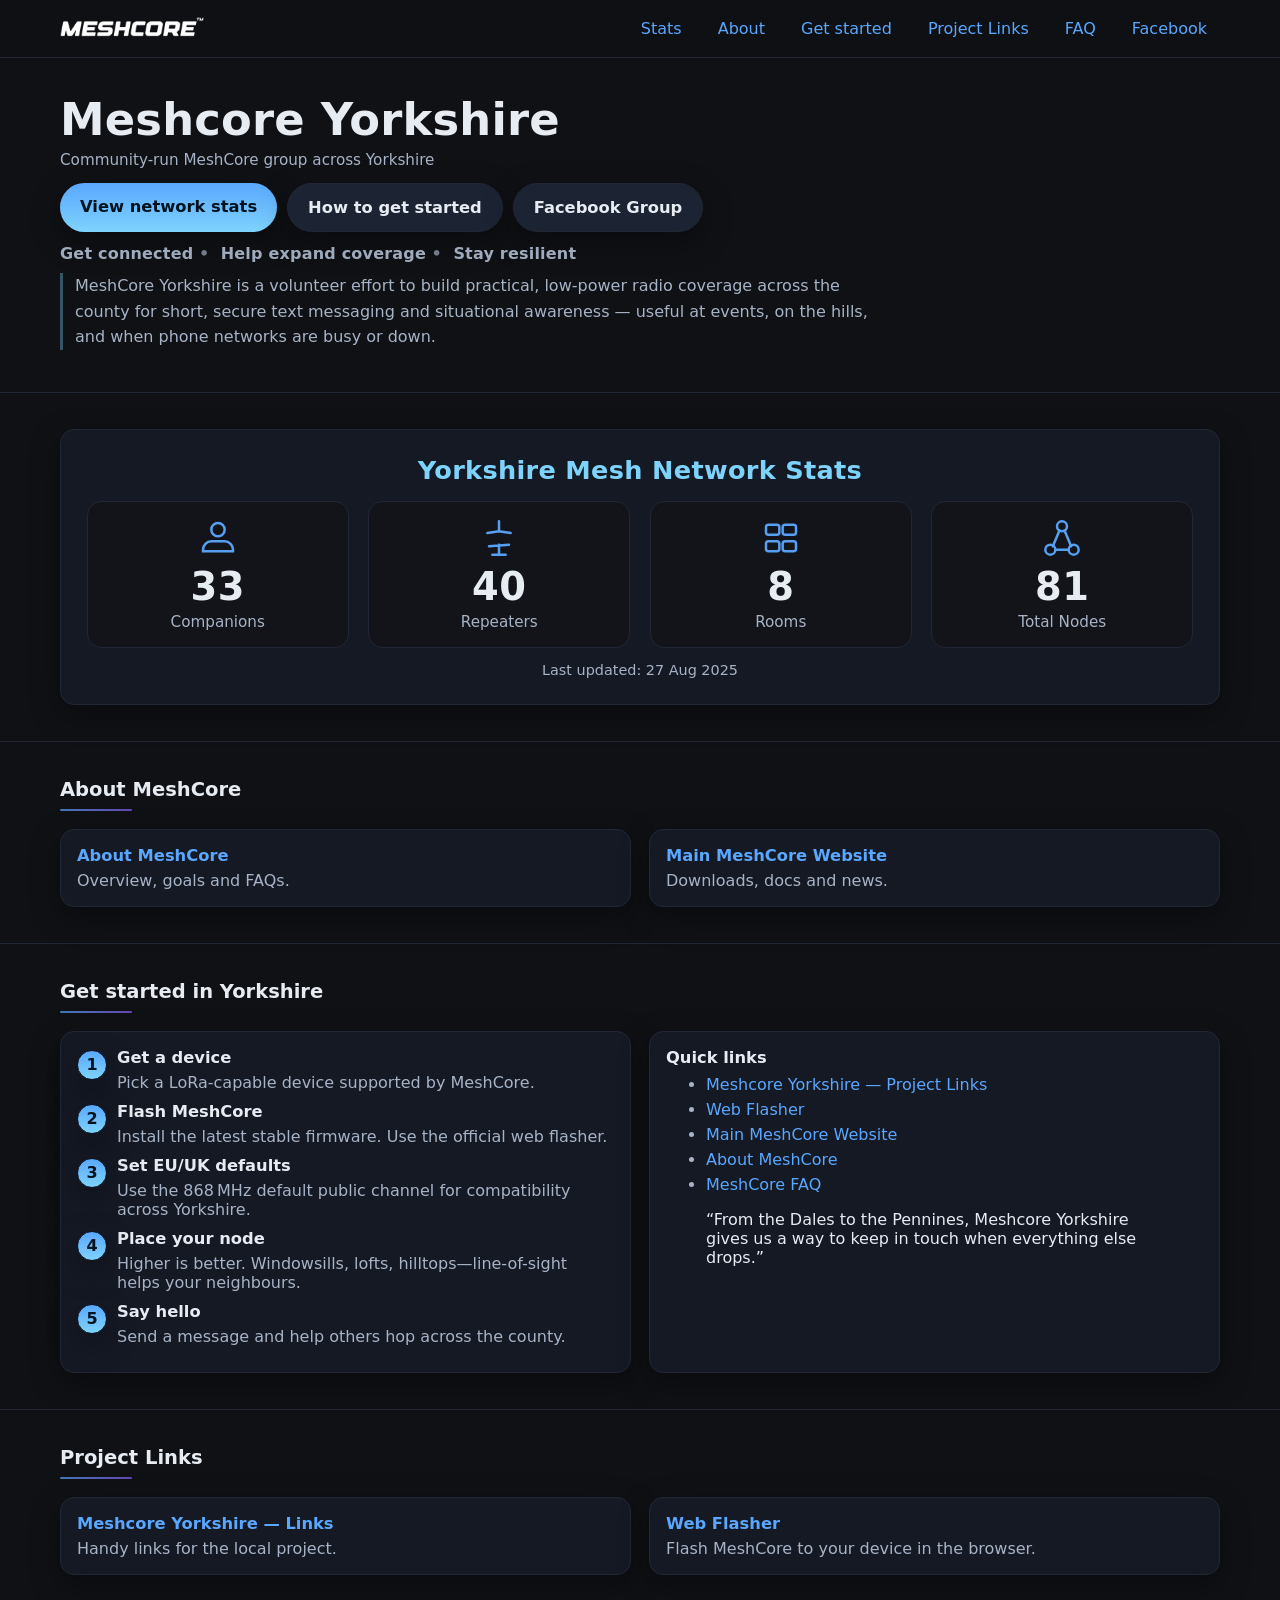
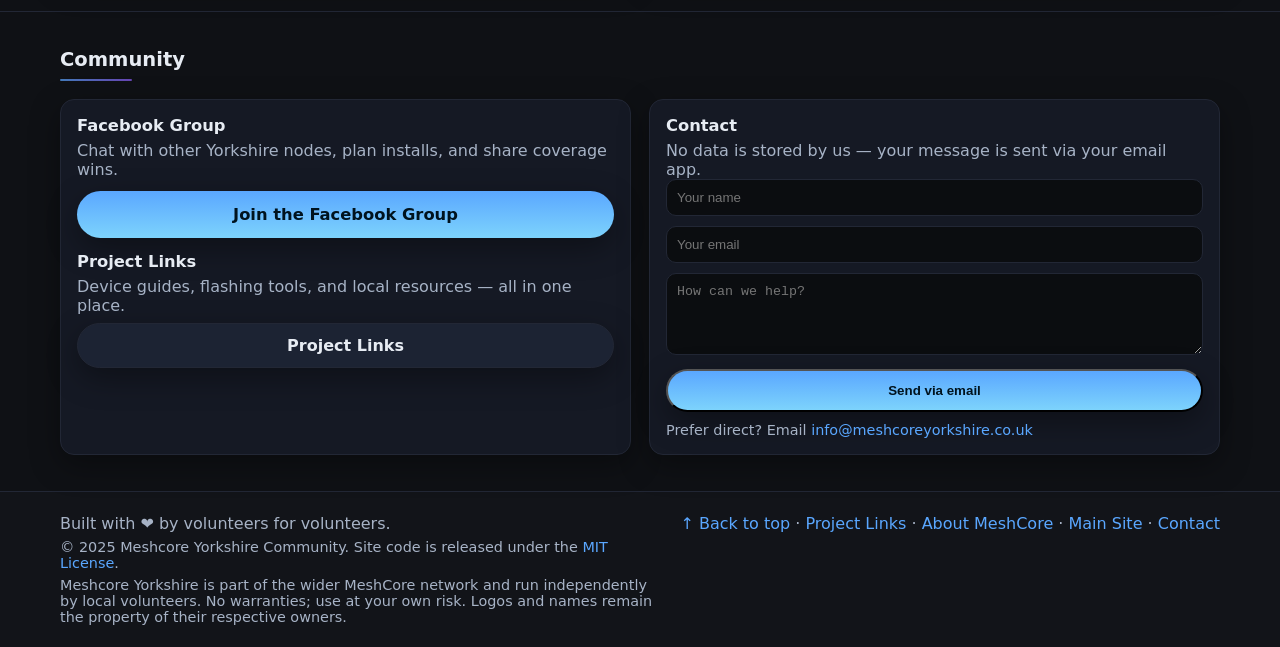
<file: archive/index.html>
<!doctype html>
<html lang="en">
<head>
  <meta charset="utf-8" />
  <meta name="viewport" content="width=device-width, initial-scale=1" />
  <title>Meshcore Yorkshire — Network Stats, Getting Started & Community</title>

  <!-- Primary SEO -->
  <meta name="description" content="Meshcore Yorkshire is a volunteer LoRa mesh network across Yorkshire for short, secure text messaging on 868 MHz. See live network stats, get started, and join the community." />
  <meta name="keywords" content="Meshcore Yorkshire, MeshCore, LoRa mesh, 868 MHz, off-grid messaging, resilient communications, Yorkshire mesh network, community radio, hilltop nodes, UK mesh, Web Flasher, network stats" />
  <link rel="canonical" href="https://meshcoreyorkshire.uk/" />
  <meta name="robots" content="index,follow,max-image-preview:large" />
  <meta name="theme-color" content="#0f1115" />
  <meta name="format-detection" content="telephone=no,address=no,email=no" />

  <!-- Performance hints -->
  <link rel="preconnect" href="https://flasher.meshcore.co.uk" crossorigin />

  <!-- Open Graph / Facebook -->
  <meta property="og:title" content="Meshcore Yorkshire — Network Stats, Getting Started & Community" />
  <meta property="og:description" content="Volunteer LoRa mesh across Yorkshire. Live stats, how to get started, and links to tools & the Facebook group." />
  <meta property="og:type" content="website" />
  <meta property="og:url" content="https://meshcoreyorkshire.uk/" />
  <meta property="og:site_name" content="Meshcore Yorkshire" />
  <meta property="og:locale" content="en_GB" />
  <meta property="og:image" content="https://meshcoreyorkshire.uk/assets/og-image.jpg" />
  <meta property="og:image:alt" content="Meshcore Yorkshire — live stats and community links" />

  <!-- Twitter -->
  <meta name="twitter:card" content="summary_large_image" />
  <meta name="twitter:title" content="Meshcore Yorkshire — Network Stats, Getting Started & Community" />
  <meta name="twitter:description" content="Volunteer LoRa mesh across Yorkshire. Live stats, how to get started, and links to tools & the Facebook group." />
  <meta name="twitter:image" content="https://meshcoreyorkshire.uk/assets/og-image.jpg" />

  <!-- Icons -->
  <link rel="icon" href="/favicon.ico" />
  <link rel="apple-touch-icon" sizes="180x180" href="/apple-touch-icon.png" />

  <!-- Structured data -->
  <script type="application/ld+json">
  {
    "@context": "https://schema.org",
    "@type": "Organization",
    "name": "Meshcore Yorkshire",
    "url": "https://meshcoreyorkshire.uk/",
    "logo": "https://meshcoreyorkshire.uk/assets/logo.png",
    "image": "https://meshcoreyorkshire.uk/assets/og-image.jpg",
    "sameAs": ["https://www.facebook.com/groups/1345606723386562"],
    "areaServed": "GB-ENG",
    "keywords": ["Meshcore Yorkshire","LoRa mesh","868 MHz","off-grid messaging","resilient communications","Yorkshire mesh network","network stats"]
  }
  </script>
  <script type="application/ld+json">
  {
    "@context": "https://schema.org",
    "@type": "WebSite",
    "name": "Meshcore Yorkshire",
    "url": "https://meshcoreyorkshire.uk/",
    "inLanguage": "en-GB",
    "publisher": {
      "@type": "Organization",
      "name": "Meshcore Yorkshire",
      "logo": {"@type": "ImageObject","url": "https://meshcoreyorkshire.uk/assets/logo.png"}
    }
  }
  </script>

  <style>
    :root{
      --bg:#0f1115;
      --bg-soft:#121419;
      --card:#151924;
      --border:#222735;
      --text:#e7ecf3;
      --muted:#a7b3c6;
      --brand:#5aa7ff;
      --brand-2:#7dd3fc;
      --accent:#8b5cf6;
      --shadow: 0 10px 30px rgba(0,0,0,.35);
      --radius:14px;
      --container: 1200px;
      --section-pad: 36px;
      --section-pad-sm: 26px;
      --grid-gap: 18px;
    }
    *{box-sizing:border-box}
    html,body{margin:0;background:var(--bg);color:var(--text);font-family:system-ui,-apple-system,Segoe UI,Roboto,Helvetica,Arial}
    a{color:var(--brand);text-decoration:none}
    a:hover{text-decoration:underline}
    img{max-width:100%;height:auto}
    .container{max-width:var(--container);margin:0 auto;padding:0 20px}
    .btn{display:inline-block;background:linear-gradient(180deg, var(--brand), var(--brand-2));color:#00131e;padding:12px 18px;font-weight:800;border-radius:999px;box-shadow:var(--shadow)}
    .btn.secondary{background:#1c2333;color:var(--text);border:1px solid var(--border)}
    .btn.block{display:block;text-align:center}
    .btn.lg{padding:14px 20px;font-size:1.02rem}
    header.site{position:sticky;top:0;z-index:10;background:rgba(15,17,21,.75);backdrop-filter:blur(8px);border-bottom:1px solid var(--border)}
    nav.bar{display:flex;align-items:center;justify-content:space-between;padding:10px 0}
    .brand{display:flex;align-items:center;gap:12px}
    .brand img{height:36px;width:auto}
    .nav-links{display:flex;gap:10px;align-items:center;flex-wrap:wrap}
    .nav-links a{padding:8px 12px;border-radius:999px;border:1px solid transparent;white-space:nowrap}
    .nav-links a:hover{background:#1a1f2b;border-color:var(--border);text-decoration:none}
    @media (max-width:920px){.nav-links{display:none}details.menu{display:block}}
    details.menu{display:none}
    details.menu summary{list-style:none;cursor:pointer;padding:8px 12px;border:1px solid var(--border);border-radius:999px}
    details[open] summary{background:#1a1f2b}
    details.menu .panel{margin-top:8px;background:#111522;border:1px solid var(--border);border-radius:var(--radius);padding:10px}
    details.menu .panel a{display:block;padding:8px 10px;border-radius:8px}
    details.menu .panel a:hover{background:#1a1f2b;text-decoration:none}
    /* Hero */
    .hero{border-bottom:1px solid var(--border);padding:var(--section-pad) 0 var(--section-pad-sm)}
    .hero h1{font-size:clamp(2rem,2.3vw + 1rem,2.8rem);margin:0 0 6px 0;line-height:1.14;letter-spacing:.2px}
    .strap{font-size:.95rem;color:var(--muted);max-width:62ch;margin:0}
    .ctas{margin-top:14px;display:flex;gap:10px;flex-wrap:wrap}
    .hero-line{margin-top:12px;color:var(--muted);font-weight:700;letter-spacing:.2px;opacity:.95}
    .hero-line .dot{margin:0 .5ch;opacity:.7}
    .mission{margin-top:10px;color:var(--muted);max-width:80ch;line-height:1.6;border-left:3px solid rgba(125,211,252,.35);padding-left:12px}
    /* Section heading accent */
    .section-title{font-size:1.22rem;margin:0 0 10px 0;position:relative}
    .section-title:after{
      content:"";display:block;width:72px;height:2px;margin-top:8px;
      background: linear-gradient(90deg, var(--brand), var(--accent));opacity:.7;border-radius:999px
    }
    /* Generic sections */
    section{padding:var(--section-pad) 0;border-bottom:1px solid var(--border)}
    .muted{color:var(--muted)}
    .grid{display:grid;gap:var(--grid-gap)}
    .grid.cols-3{grid-template-columns:repeat(3,1fr)}
    .grid.cols-2{grid-template-columns:repeat(2,1fr)}
    @media (max-width:900px){.grid.cols-3,.grid.cols-2{grid-template-columns:1fr}}
    .card{background:var(--card);border:1px solid var(--border);border-radius:var(--radius);padding:16px;box-shadow:var(--shadow);transition:transform .15s ease, box-shadow .15s ease, border-color .15s ease}
    .card:hover{transform:translateY(-2px);box-shadow:0 12px 28px rgba(0,0,0,.45);border-color:#2b3347}
    .card h3{margin:0 0 6px 0;font-size:1.02rem}
    .card p{margin:0;color:var(--muted)}
    /* Steps */
    .steps{counter-reset:s}
    .step{position:relative;padding-left:40px;margin-bottom:10px}
    .step::before{
      counter-increment:s; content: counter(s);
      position:absolute; left:0; top:2px; width:28px; height:28px; border-radius:50%;
      background:linear-gradient(180deg, var(--brand), var(--brand-2)); color:#00131e;
      display:grid; place-items:center; font-weight:800; border:1px solid #0e1624; box-shadow:var(--shadow)
    }
    /* Back to top (floating) */
    .backtop{
      position:fixed; right:18px; bottom:18px; z-index:999; display:none;
      background:#1c2333; color:var(--text); border:1px solid var(--border);
      padding:10px 14px; border-radius:999px; box-shadow:var(--shadow); font-weight:800
    }
    .backtop:focus-visible{outline:2px solid white; outline-offset:3px}
    @media (max-width:520px){ .backtop{right:14px; bottom:14px} }
    /* Footer */
    footer{padding:22px 0;background:var(--bg-soft);color:var(--muted)}
    .footer-grid{display:grid;gap:12px;grid-template-columns:1fr auto}
    @media (max-width:800px){.footer-grid{grid-template-columns:1fr} .footer-grid div:last-child{text-align:left}}
    .legal{font-size:.9rem}

    /* Stats panel */
    .mx-stats { 
      background: var(--card); 
      padding: clamp(1.25rem, 2vw, 2rem); 
      border-radius: var(--radius); 
      border: 1px solid var(--border); 
      box-shadow: var(--shadow);
    }
    .mx-stats h2 {
      color: var(--brand-2);
      text-align: center;
      font-size: clamp(1.25rem, 2.2vw, 1.6rem);
      margin: 0 0 1rem 0;
      letter-spacing: .3px;
    }
    .mx-grid {
      display: grid;
      grid-template-columns: repeat(4, minmax(0,1fr));
      gap: clamp(.8rem, 1.5vw, 1.2rem);
    }
    @media (max-width: 900px) { .mx-grid { grid-template-columns: repeat(2, 1fr); } }
    @media (max-width: 520px) { .mx-grid { grid-template-columns: 1fr; } }

    .mx-card {
      background: var(--bg-soft);
      border: 1px solid var(--border);
      border-radius: .9rem;
      padding: 1rem;
      text-align: center;
      transform: translateY(6px);
      opacity: 0;
      animation: mx-fadeUp .6s ease forwards;
    }
    .mx-card:nth-child(2){ animation-delay: .06s; }
    .mx-card:nth-child(3){ animation-delay: .12s; }
    .mx-card:nth-child(4){ animation-delay: .18s; }

    .mx-icon {
      width: 40px; height: 40px; 
      margin: 0 auto .5rem;
      color: var(--brand);
      opacity: .95;
    }
    .mx-icon svg { width: 100%; height: 100%; }

    .mx-value {
      font-size: clamp(1.8rem, 4vw, 2.4rem);
      font-weight: 700;
      color: var(--text);
      line-height: 1.1;
      letter-spacing: .5px;
    }
    .mx-label {
      margin-top: .25rem;
      font-size: .95rem;
      color: var(--muted);
    }
    .mx-subtle {
      margin: .9rem 0 0 0;
      text-align: center;
      color: var(--muted);
      font-size: .9rem;
    }

    @keyframes mx-fadeUp {
      to { transform: translateY(0); opacity: 1; }
    }
  </style>
</head>
<body id="top">
  <header class="site" role="banner">
    <div class="container">
      <nav class="bar" aria-label="Primary navigation">
        <div class="brand">
          <img src="/assets/logo.png" alt="Meshcore Yorkshire logo" />
        </div>
        <div class="nav-links" role="navigation" aria-label="Top links">
          <a href="#stats">Stats</a>
          <a href="#about">About</a>
          <a href="#start">Get started</a>
          <a href="#links">Project Links</a>
          <a href="https://github.com/LitBomb/MeshCore-FAQ" target="_blank" rel="noopener">FAQ</a>
          <a href="https://www.facebook.com/groups/1345606723386562" target="_blank" rel="noopener">Facebook</a>
        </div>
        <details class="menu">
          <summary aria-label="Open menu">Menu</summary>
          <div class="panel" role="menu">
            <a role="menuitem" href="#stats">Stats</a>
            <a role="menuitem" href="#about">About</a>
            <a role="menuitem" href="#start">Get started</a>
            <a role="menuitem" href="#links">Project Links</a>
            <a role="menuitem" href="https://github.com/LitBomb/MeshCore-FAQ" target="_blank" rel="noopener">FAQ</a>
            <a role="menuitem" href="https://www.facebook.com/groups/1345606723386562" target="_blank" rel="noopener">Facebook</a>
          </div>
        </details>
      </nav>
    </div>
  </header>

  <main id="main" role="main">
    <!-- Hero -->
    <section class="hero" id="top-hero">
      <div class="container">
        <h1>Meshcore Yorkshire</h1>
        <p class="strap">Community-run MeshCore group across Yorkshire</p>
        <div class="ctas">
          <a class="btn lg" href="#stats">View network stats</a>
          <a class="btn secondary lg" href="#start">How to get started</a>
          <a class="btn secondary lg" href="https://www.facebook.com/groups/1345606723386562" target="_blank" rel="noopener">Facebook Group</a>
        </div>
        <div class="hero-line">
          <span>Get connected</span><span class="dot">•</span>
          <span>Help expand coverage</span><span class="dot">•</span>
          <span>Stay resilient</span>
        </div>
        <p class="mission">
          MeshCore Yorkshire is a volunteer effort to build practical, low‑power radio coverage across the county
          for short, secure text messaging and situational awareness — useful at events, on the hills, and when
          phone networks are busy or down.
        </p>
      </div>
    </section>

    <!-- Stats (replaces Internet Map) -->
    <section class="map-section" id="stats" aria-labelledby="mx-stats-title">
      <div class="container">
        <div class="mx-stats">
          <h2 id="mx-stats-title">Yorkshire Mesh Network Stats</h2>

          <div class="mx-grid">
            <!-- Companions -->
            <article class="mx-card">
              <div class="mx-icon" aria-hidden="true">
                <!-- Users icon -->
                <svg viewBox="0 0 24 24" fill="none"><path d="M16 14c2.761 0 5 2.239 5 5v1H3v-1c0-2.761 2.239-5 5-5h8Z" stroke="currentColor" stroke-width="1.5"/><circle cx="12" cy="7" r="4" stroke="currentColor" stroke-width="1.5"/></svg>
              </div>
              <div class="mx-value" data-target="33">0</div>
              <div class="mx-label">Companions</div>
            </article>

            <!-- Repeaters -->
            <article class="mx-card">
              <div class="mx-icon" aria-hidden="true">
                <!-- Tower icon -->
                <svg viewBox="0 0 24 24" fill="none"><path d="M12 2v6m0 8v6M5 9l7-1 7 1M8 22h8M6 17l12-1" stroke="currentColor" stroke-width="1.5" stroke-linecap="round"/></svg>
              </div>
              <div class="mx-value" data-target="40">0</div>
              <div class="mx-label">Repeaters</div>
            </article>

            <!-- Rooms -->
            <article class="mx-card">
              <div class="mx-icon" aria-hidden="true">
                <!-- Rooms / channels icon -->
                <svg viewBox="0 0 24 24" fill="none"><rect x="3" y="4" width="8" height="6" rx="1.5" stroke="currentColor" stroke-width="1.5"/><rect x="13" y="4" width="8" height="6" rx="1.5" stroke="currentColor" stroke-width="1.5"/><rect x="3" y="14" width="8" height="6" rx="1.5" stroke="currentColor" stroke-width="1.5"/><rect x="13" y="14" width="8" height="6" rx="1.5" stroke="currentColor" stroke-width="1.5"/></svg>
              </div>
              <div class="mx-value" data-target="8">0</div>
              <div class="mx-label">Rooms</div>
            </article>

            <!-- Total Nodes -->
            <article class="mx-card">
              <div class="mx-icon" aria-hidden="true">
                <!-- Network / nodes icon -->
                <svg viewBox="0 0 24 24" fill="none"><circle cx="12" cy="5" r="3" stroke="currentColor" stroke-width="1.5"/><circle cx="5" cy="19" r="3" stroke="currentColor" stroke-width="1.5"/><circle cx="19" cy="19" r="3" stroke="currentColor" stroke-width="1.5"/><path d="M10.5 7.5 6.5 17M13.5 7.5l4 9.5M8 19h8" stroke="currentColor" stroke-width="1.5" stroke-linecap="round"/></svg>
              </div>
              <div class="mx-value" data-target="81">0</div>
              <div class="mx-label">Total Nodes</div>
            </article>
          </div>

          <p class="mx-subtle">Last updated: 27 Aug 2025</p>
        </div>
      </div>
    </section>

    <!-- About MeshCore -->
    <section id="about">
      <div class="container">
        <h2 class="section-title">About MeshCore</h2>
        <div class="grid cols-2" style="margin-top:var(--grid-gap)">
          <a class="card" href="https://meshcore.co.uk/about.html" target="_blank" rel="noopener">
            <h3>About MeshCore</h3>
            <p>Overview, goals and FAQs.</p>
          </a>
          <a class="card" href="https://meshcore.co.uk" target="_blank" rel="noopener">
            <h3>Main MeshCore Website</h3>
            <p>Downloads, docs and news.</p>
          </a>
        </div>
      </div>
    </section>

    <!-- Getting Started -->
    <section id="start">
      <div class="container">
        <h2 class="section-title">Get started in Yorkshire</h2>
        <div class="grid cols-2" style="margin-top:var(--grid-gap)">
          <div class="card">
            <div class="steps">
              <div class="step">
                <h3>Get a device</h3>
                <p class="muted">Pick a LoRa-capable device supported by MeshCore.</p>
              </div>
              <div class="step">
                <h3>Flash MeshCore</h3>
                <p class="muted">Install the latest stable firmware. Use the official web flasher.</p>
              </div>
              <div class="step">
                <h3>Set EU/UK defaults</h3>
                <p class="muted">Use the 868 MHz default public channel for compatibility across Yorkshire.</p>
              </div>
              <div class="step">
                <h3>Place your node</h3>
                <p class="muted">Higher is better. Windowsills, lofts, hilltops—line-of-sight helps your neighbours.</p>
              </div>
              <div class="step">
                <h3>Say hello</h3>
                <p class="muted">Send a message and help others hop across the county.</p>
              </div>
            </div>
          </div>
          <div class="card">
            <h3>Quick links</h3>
            <ul class="muted" style="margin-top:8px;display:grid;gap:6px">
              <li><a href="https://meshcoreyorkshire.uk/links">Meshcore Yorkshire — Project Links</a></li>
              <li><a href="https://flasher.meshcore.co.uk/" target="_blank" rel="noopener">Web Flasher</a></li>
              <li><a href="https://meshcore.co.uk" target="_blank" rel="noopener">Main MeshCore Website</a></li>
              <li><a href="https://meshcore.co.uk/about.html" target="_blank" rel="noopener">About MeshCore</a></li>
              <li><a href="https://github.com/LitBomb/MeshCore-FAQ" target="_blank" rel="noopener">MeshCore FAQ</a></li>
            </ul>
            <blockquote style="margin-top:10px">
              “From the Dales to the Pennines, Meshcore Yorkshire gives us a way to keep in touch when everything else drops.”
            </blockquote>
          </div>
        </div>
      </div>
    </section>

    <!-- Project Links (cards like About) -->
    <section id="links">
      <div class="container">
        <h2 class="section-title">Project Links</h2>
        <div class="grid cols-2" style="margin-top:var(--grid-gap)">
          <a class="card" href="https://meshcoreyorkshire.uk/links">
            <h3>Meshcore Yorkshire — Links</h3>
            <p>Handy links for the local project.</p>
          </a>
          <a class="card" href="https://flasher.meshcore.co.uk/" target="_blank" rel="noopener">
            <h3>Web Flasher</h3>
            <p>Flash MeshCore to your device in the browser.</p>
          </a>
        </div>
      </div>
    </section>

    <!-- Community -->
    <section id="community">
      <div class="container">
        <h2 class="section-title">Community</h2>
        <div class="grid cols-2" style="margin-top:var(--grid-gap)">
          <div class="card">
            <h3>Facebook Group</h3>
            <p class="muted">Chat with other Yorkshire nodes, plan installs, and share coverage wins.</p>
            <a class="btn lg block" href="https://www.facebook.com/groups/1345606723386562" target="_blank" rel="noopener" style="margin-top:12px">Join the Facebook Group</a>
            <h3 style="margin-top:14px">Project Links</h3>
            <p class="muted">Device guides, flashing tools, and local resources — all in one place.</p>
            <a class="btn secondary block" href="https://meshcoreyorkshire.uk/links" style="margin-top:8px">Project Links</a>
          </div>
          <div class="card">
            <h3>Contact</h3>
            <p class="muted">No data is stored by us — your message is sent via your email app.</p>
            <form action="mailto:info@meshcoreyorkshire.co.uk" method="post" enctype="text/plain">
              <div style="display:grid;gap:10px">
                <label>
                  <span class="visually-hidden">Your name</span>
                  <input name="name" type="text" placeholder="Your name" required
                         style="width:100%;padding:10px;border-radius:10px;border:1px solid var(--border);background:#0b0d10;color:var(--text)">
                </label>
                <label>
                  <span class="visually-hidden">Your email</span>
                  <input name="email" type="email" placeholder="Your email" required
                         style="width:100%;padding:10px;border-radius:10px;border:1px solid var(--border);background:#0b0d10;color:var(--text)">
                </label>
                <label>
                  <span class="visually-hidden">Message</span>
                  <textarea name="message" rows="4" placeholder="How can we help?" required
                            style="width:100%;padding:10px;border-radius:10px;border:1px solid var(--border);background:#0b0d10;color:var(--text)"></textarea>
                </label>
                <button type="submit" class="btn block">Send via email</button>
              </div>
            </form>
            <p class="muted" style="margin-top:10px;font-size:.9rem">Prefer direct? Email <a href="mailto:info@meshcoreyorkshire.co.uk">info@meshcoreyorkshire.co.uk</a></p>
          </div>
        </div>
      </div>
    </section>
  </main>

  <footer>
    <div class="container footer-grid">
      <div>
        <div class="muted">Built with ❤️ by volunteers for volunteers.</div>
        <div class="muted legal" style="margin-top:6px">
          © 2025 Meshcore Yorkshire Community. Site code is released under the
          <a href="/LICENSE" target="_blank" rel="noopener">MIT License</a>.
        </div>
        <div class="muted legal" style="margin-top:6px">
          Meshcore Yorkshire is part of the wider MeshCore network and run independently by local volunteers.
          No warranties; use at your own risk. Logos and names remain the property of their respective owners.
        </div>
      </div>
      <div style="text-align:right">
        <a href="#top">↑ Back to top</a> ·
        <a href="https://meshcoreyorkshire.uk/links">Project Links</a> ·
        <a href="https://meshcore.co.uk/about.html" target="_blank" rel="noopener">About MeshCore</a> ·
        <a href="https://meshcore.co.uk" target="_blank" rel="noopener">Main Site</a> ·
        <a href="mailto:info@meshcoreyorkshire.co.uk">Contact</a>
      </div>
    </div>
  </footer>

  <a href="#top" class="backtop" id="backTop" aria-label="Back to top">↑ Top</a>

  <script>
    // Count-up on first view (tiny, dependency-free)
    (function(){
      const els = document.querySelectorAll('.mx-value');
      if(!('IntersectionObserver' in window)) { els.forEach(n => n.textContent = n.dataset.target); return; }
      const ease = t => 1 - Math.pow(1 - t, 3);
      const io = new IntersectionObserver((entries) => {
        entries.forEach(entry => {
          if(!entry.isIntersecting) return;
          const el = entry.target;
          io.unobserve(el);
          const target = parseInt(el.dataset.target, 10) || 0;
          const dur = 900; // ms
          let start = null;
          function step(ts){
            if(!start) start = ts;
            const p = Math.min((ts - start) / dur, 1);
            el.textContent = Math.round(target * ease(p));
            if(p < 1) requestAnimationFrame(step);
          }
          requestAnimationFrame(step);
        });
      }, { threshold: 0.35 });
      els.forEach(el => io.observe(el));
    })();

    // Back-to-top show/hide on scroll
    (function(){
      const btn = document.getElementById('backTop');
      function onScroll(){
        if(window.scrollY > 320){ btn.style.display = 'inline-block'; }
        else { btn.style.display = 'none'; }
      }
      window.addEventListener('scroll', onScroll, {passive:true});
      onScroll();
    })();
  </script>

  <style>
    /* Screen-reader only utility */
    .visually-hidden{position:absolute;width:1px;height:1px;margin:-1px;border:0;padding:0;clip:rect(0 0 0 0);overflow:hidden}
    .legal{font-size:.9rem}
  </style>
</body>
</html>
</file>
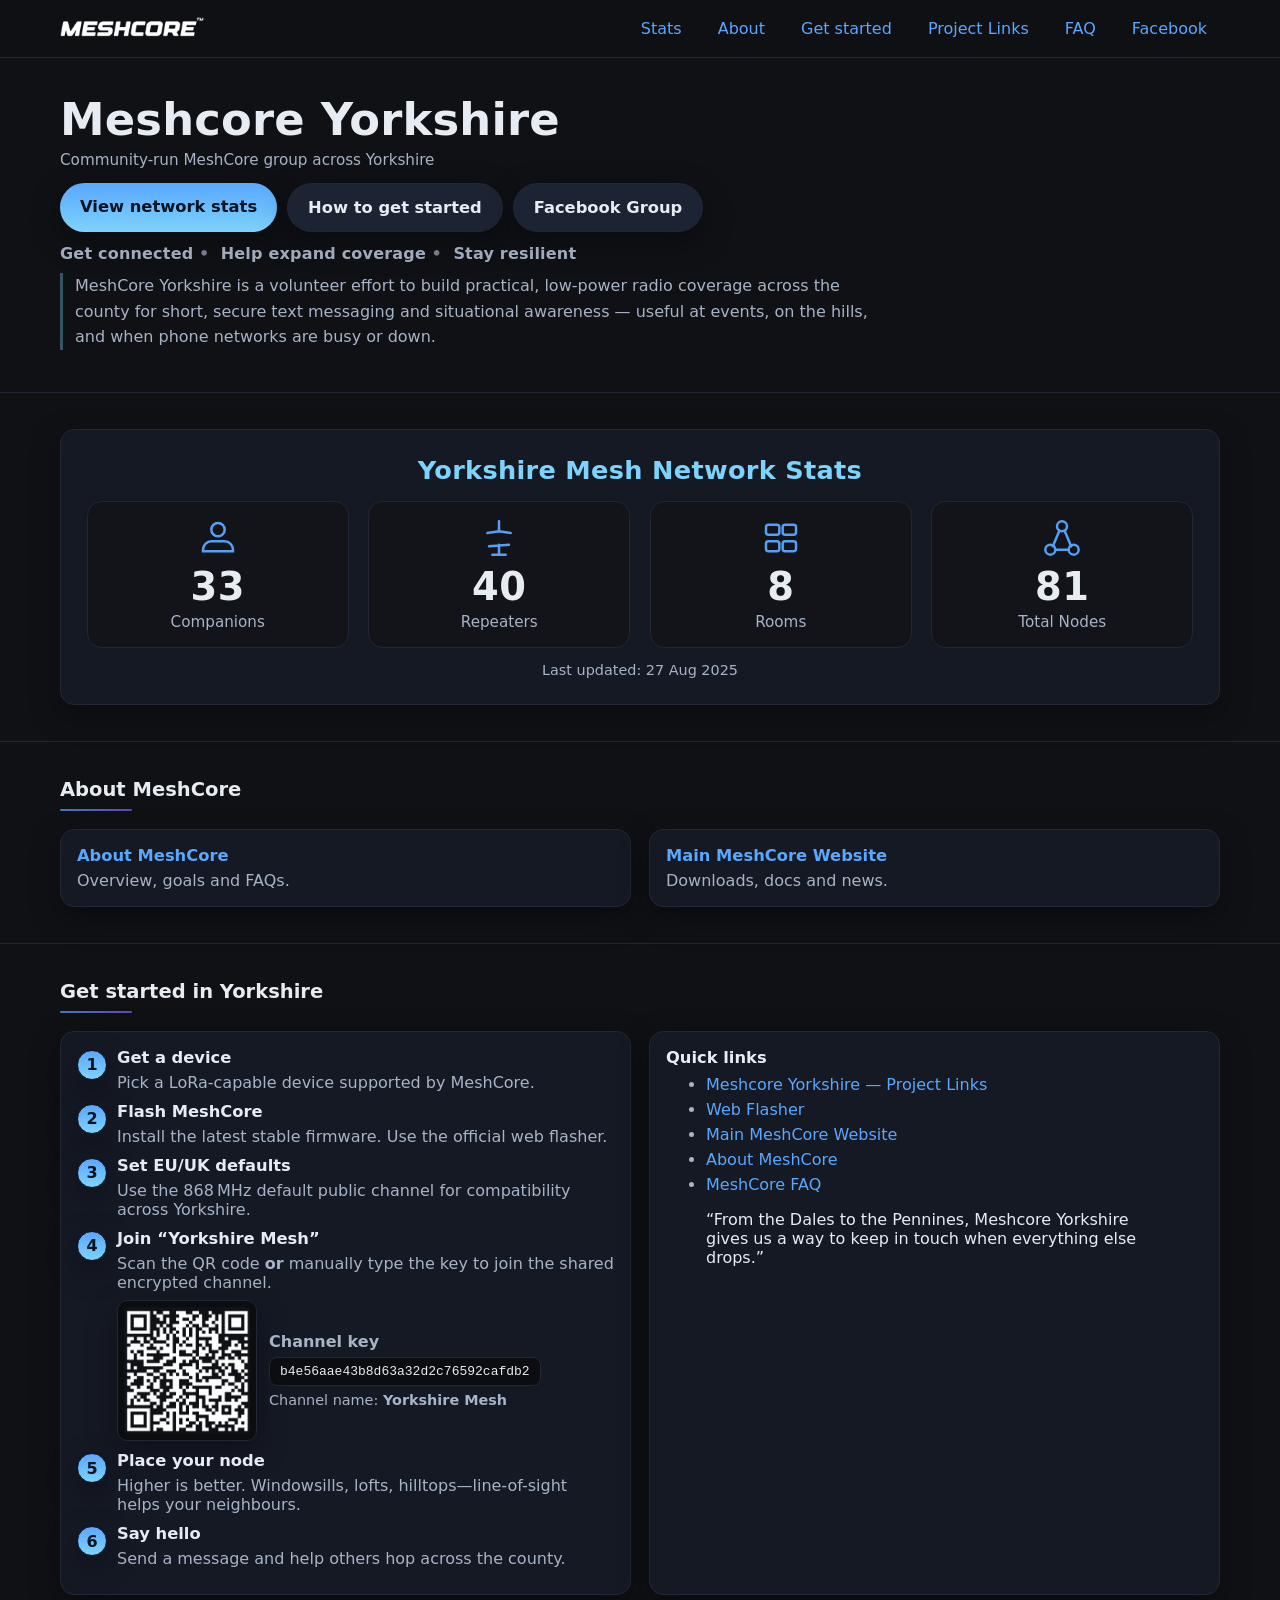
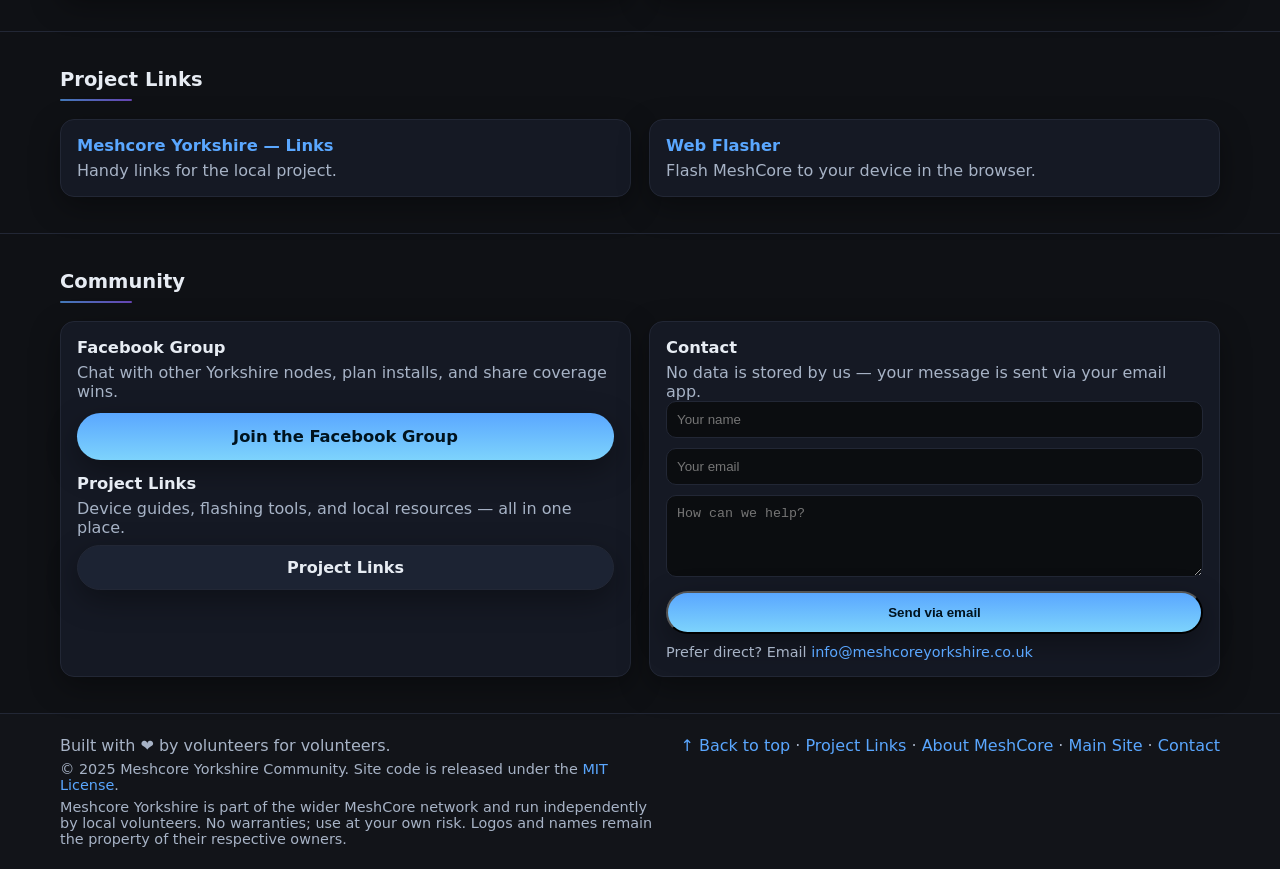
<file: archive/YM-Channel/index.html>
<!doctype html>
<html lang="en">
<head>
  <meta charset="utf-8" />
  <meta name="viewport" content="width=device-width, initial-scale=1" />
  <title>Meshcore Yorkshire — Network Stats, Getting Started & Community</title>

  <!-- Primary SEO -->
  <meta name="description" content="Meshcore Yorkshire is a volunteer LoRa mesh network across Yorkshire for short, secure text messaging on 868 MHz. See live network stats, get started, and join the community." />
  <meta name="keywords" content="Meshcore Yorkshire, MeshCore, LoRa mesh, 868 MHz, off-grid messaging, resilient communications, Yorkshire mesh network, community radio, hilltop nodes, UK mesh, Web Flasher, network stats" />
  <link rel="canonical" href="https://meshcoreyorkshire.uk/" />
  <meta name="robots" content="index,follow,max-image-preview:large" />
  <meta name="theme-color" content="#0f1115" />
  <meta name="format-detection" content="telephone=no,address=no,email=no" />

  <!-- Performance hints -->
  <link rel="preconnect" href="https://flasher.meshcore.co.uk" crossorigin />

  <!-- Open Graph / Facebook -->
  <meta property="og:title" content="Meshcore Yorkshire — Network Stats, Getting Started & Community" />
  <meta property="og:description" content="Volunteer LoRa mesh across Yorkshire. Live stats, how to get started, and links to tools & the Facebook group." />
  <meta property="og:type" content="website" />
  <meta property="og:url" content="https://meshcoreyorkshire.uk/" />
  <meta property="og:site_name" content="Meshcore Yorkshire" />
  <meta property="og:locale" content="en_GB" />
  <meta property="og:image" content="https://meshcoreyorkshire.uk/assets/og-image.jpg" />
  <meta property="og:image:alt" content="Meshcore Yorkshire — live stats and community links" />

  <!-- Twitter -->
  <meta name="twitter:card" content="summary_large_image" />
  <meta name="twitter:title" content="Meshcore Yorkshire — Network Stats, Getting Started & Community" />
  <meta name="twitter:description" content="Volunteer LoRa mesh across Yorkshire. Live stats, how to get started, and links to tools & the Facebook group." />
  <meta name="twitter:image" content="https://meshcoreyorkshire.uk/assets/og-image.jpg" />

  <!-- Icons -->
  <link rel="icon" href="/favicon.ico" />
  <link rel="apple-touch-icon" sizes="180x180" href="/apple-touch-icon.png" />

  <!-- Structured data -->
  <script type="application/ld+json">
  {
    "@context": "https://schema.org",
    "@type": "Organization",
    "name": "Meshcore Yorkshire",
    "url": "https://meshcoreyorkshire.uk/",
    "logo": "https://meshcoreyorkshire.uk/assets/logo.png",
    "image": "https://meshcoreyorkshire.uk/assets/og-image.jpg",
    "sameAs": ["https://www.facebook.com/groups/1345606723386562"],
    "areaServed": "GB-ENG",
    "keywords": ["Meshcore Yorkshire","LoRa mesh","868 MHz","off-grid messaging","resilient communications","Yorkshire mesh network","network stats"]
  }
  </script>
  <script type="application/ld+json">
  {
    "@context": "https://schema.org",
    "@type": "WebSite",
    "name": "Meshcore Yorkshire",
    "url": "https://meshcoreyorkshire.uk/",
    "inLanguage": "en-GB",
    "publisher": {
      "@type": "Organization",
      "name": "Meshcore Yorkshire",
      "logo": {"@type": "ImageObject","url": "https://meshcoreyorkshire.uk/assets/logo.png"}
    }
  }
  </script>

  <style>
    :root{
      --bg:#0f1115;
      --bg-soft:#121419;
      --card:#151924;
      --border:#222735;
      --text:#e7ecf3;
      --muted:#a7b3c6;
      --brand:#5aa7ff;
      --brand-2:#7dd3fc;
      --accent:#8b5cf6;
      --shadow: 0 10px 30px rgba(0,0,0,.35);
      --radius:14px;
      --container: 1200px;
      --section-pad: 36px;
      --section-pad-sm: 26px;
      --grid-gap: 18px;
    }
    *{box-sizing:border-box}
    html,body{margin:0;background:var(--bg);color:var(--text);font-family:system-ui,-apple-system,Segoe UI,Roboto,Helvetica,Arial}
    a{color:var(--brand);text-decoration:none}
    a:hover{text-decoration:underline}
    img{max-width:100%;height:auto}
    .container{max-width:var(--container);margin:0 auto;padding:0 20px}
    .btn{display:inline-block;background:linear-gradient(180deg, var(--brand), var(--brand-2));color:#00131e;padding:12px 18px;font-weight:800;border-radius:999px;box-shadow:var(--shadow)}
    .btn.secondary{background:#1c2333;color:var(--text);border:1px solid var(--border)}
    .btn.block{display:block;text-align:center}
    .btn.lg{padding:14px 20px;font-size:1.02rem}
    header.site{position:sticky;top:0;z-index:10;background:rgba(15,17,21,.75);backdrop-filter:blur(8px);border-bottom:1px solid var(--border)}
    nav.bar{display:flex;align-items:center;justify-content:space-between;padding:10px 0}
    .brand{display:flex;align-items:center;gap:12px}
    .brand img{height:36px;width:auto}
    .nav-links{display:flex;gap:10px;align-items:center;flex-wrap:wrap}
    .nav-links a{padding:8px 12px;border-radius:999px;border:1px solid transparent;white-space:nowrap}
    .nav-links a:hover{background:#1a1f2b;border-color:var(--border);text-decoration:none}
    @media (max-width:920px){.nav-links{display:none}details.menu{display:block}}
    details.menu{display:none}
    details.menu summary{list-style:none;cursor:pointer;padding:8px 12px;border:1px solid var(--border);border-radius:999px}
    details[open] summary{background:#1a1f2b}
    details.menu .panel{margin-top:8px;background:#111522;border:1px solid var(--border);border-radius:var(--radius);padding:10px}
    details.menu .panel a{display:block;padding:8px 10px;border-radius:8px}
    details.menu .panel a:hover{background:#1a1f2b;text-decoration:none}
    /* Hero */
    .hero{border-bottom:1px solid var(--border);padding:var(--section-pad) 0 var(--section-pad-sm)}
    .hero h1{font-size:clamp(2rem,2.3vw + 1rem,2.8rem);margin:0 0 6px 0;line-height:1.14;letter-spacing:.2px}
    .strap{font-size:.95rem;color:var(--muted);max-width:62ch;margin:0}
    .ctas{margin-top:14px;display:flex;gap:10px;flex-wrap:wrap}
    .hero-line{margin-top:12px;color:var(--muted);font-weight:700;letter-spacing:.2px;opacity:.95}
    .hero-line .dot{margin:0 .5ch;opacity:.7}
    .mission{margin-top:10px;color:var(--muted);max-width:80ch;line-height:1.6;border-left:3px solid rgba(125,211,252,.35);padding-left:12px}
    /* Section heading accent */
    .section-title{font-size:1.22rem;margin:0 0 10px 0;position:relative}
    .section-title:after{
      content:"";display:block;width:72px;height:2px;margin-top:8px;
      background: linear-gradient(90deg, var(--brand), var(--accent));opacity:.7;border-radius:999px
    }
    /* Generic sections */
    section{padding:var(--section-pad) 0;border-bottom:1px solid var(--border)}
    .muted{color:var(--muted)}
    .grid{display:grid;gap:var(--grid-gap)}
    .grid.cols-3{grid-template-columns:repeat(3,1fr)}
    .grid.cols-2{grid-template-columns:repeat(2,1fr)}
    @media (max-width:900px){.grid.cols-3,.grid.cols-2{grid-template-columns:1fr}}
    .card{background:var(--card);border:1px solid var(--border);border-radius:var(--radius);padding:16px;box-shadow:var(--shadow);transition:transform .15s ease, box-shadow .15s ease, border-color .15s ease}
    .card:hover{transform:translateY(-2px);box-shadow:0 12px 28px rgba(0,0,0,.45);border-color:#2b3347}
    .card h3{margin:0 0 6px 0;font-size:1.02rem}
    .card p{margin:0;color:var(--muted)}
    /* Steps */
    .steps{counter-reset:s}
    .step{position:relative;padding-left:40px;margin-bottom:10px}
    .step::before{
      counter-increment:s; content: counter(s);
      position:absolute; left:0; top:2px; width:28px; height:28px; border-radius:50%;
      background:linear-gradient(180deg, var(--brand), var(--brand-2)); color:#00131e;
      display:grid; place-items:center; font-weight:800; border:1px solid #0e1624; box-shadow:var(--shadow)
    }
    /* Back to top (floating) */
    .backtop{
      position:fixed; right:18px; bottom:18px; z-index:999; display:none;
      background:#1c2333; color:var(--text); border:1px solid var(--border);
      padding:10px 14px; border-radius:999px; box-shadow:var(--shadow); font-weight:800
    }
    .backtop:focus-visible{outline:2px solid white; outline-offset:3px}
    @media (max-width:520px){ .backtop{right:14px; bottom:14px} }
    /* Footer */
    footer{padding:22px 0;background:var(--bg-soft);color:var(--muted)}
    .footer-grid{display:grid;gap:12px;grid-template-columns:1fr auto}
    @media (max-width:800px){.footer-grid{grid-template-columns:1fr} .footer-grid div:last-child{text-align:left}}
    .legal{font-size:.9rem}

    /* Stats panel */
    .mx-stats { 
      background: var(--card); 
      padding: clamp(1.25rem, 2vw, 2rem); 
      border-radius: var(--radius); 
      border: 1px solid var(--border); 
      box-shadow: var(--shadow);
    }
    .mx-stats h2 {
      color: var(--brand-2);
      text-align: center;
      font-size: clamp(1.25rem, 2.2vw, 1.6rem);
      margin: 0 0 1rem 0;
      letter-spacing: .3px;
    }
    .mx-grid {
      display: grid;
      grid-template-columns: repeat(4, minmax(0,1fr));
      gap: clamp(.8rem, 1.5vw, 1.2rem);
    }
    @media (max-width: 900px) { .mx-grid { grid-template-columns: repeat(2, 1fr); } }
    @media (max-width: 520px) { .mx-grid { grid-template-columns: 1fr; } }

    .mx-card {
      background: var(--bg-soft);
      border: 1px solid var(--border);
      border-radius: .9rem;
      padding: 1rem;
      text-align: center;
      transform: translateY(6px);
      opacity: 0;
      animation: mx-fadeUp .6s ease forwards;
    }
    .mx-card:nth-child(2){ animation-delay: .06s; }
    .mx-card:nth-child(3){ animation-delay: .12s; }
    .mx-card:nth-child(4){ animation-delay: .18s; }

    .mx-icon {
      width: 40px; height: 40px; 
      margin: 0 auto .5rem;
      color: var(--brand);
      opacity: .95;
    }
    .mx-icon svg { width: 100%; height: 100%; }

    .mx-value {
      font-size: clamp(1.8rem, 4vw, 2.4rem);
      font-weight: 700;
      color: var(--text);
      line-height: 1.1;
      letter-spacing: .5px;
    }
    .mx-label {
      margin-top: .25rem;
      font-size: .95rem;
      color: var(--muted);
    }
    .mx-subtle {
      margin: .9rem 0 0 0;
      text-align: center;
      color: var(--muted);
      font-size: .9rem;
    }

    @keyframes mx-fadeUp {
      to { transform: translateY(0); opacity: 1; }
    }
  </style>
</head>
<body id="top">
  <header class="site" role="banner">
    <div class="container">
      <nav class="bar" aria-label="Primary navigation">
        <div class="brand">
          <img src="/assets/logo.png" alt="Meshcore Yorkshire logo" />
        </div>
        <div class="nav-links" role="navigation" aria-label="Top links">
          <a href="#stats">Stats</a>
          <a href="#about">About</a>
          <a href="#start">Get started</a>
          <a href="#links">Project Links</a>
          <a href="https://github.com/LitBomb/MeshCore-FAQ" target="_blank" rel="noopener">FAQ</a>
          <a href="https://www.facebook.com/groups/1345606723386562" target="_blank" rel="noopener">Facebook</a>
        </div>
        <details class="menu">
          <summary aria-label="Open menu">Menu</summary>
          <div class="panel" role="menu">
            <a role="menuitem" href="#stats">Stats</a>
            <a role="menuitem" href="#about">About</a>
            <a role="menuitem" href="#start">Get started</a>
            <a role="menuitem" href="#links">Project Links</a>
            <a role="menuitem" href="https://github.com/LitBomb/MeshCore-FAQ" target="_blank" rel="noopener">FAQ</a>
            <a role="menuitem" href="https://www.facebook.com/groups/1345606723386562" target="_blank" rel="noopener">Facebook</a>
          </div>
        </details>
      </nav>
    </div>
  </header>

  <main id="main" role="main">
    <!-- Hero -->
    <section class="hero" id="top-hero">
      <div class="container">
        <h1>Meshcore Yorkshire</h1>
        <p class="strap">Community-run MeshCore group across Yorkshire</p>
        <div class="ctas">
          <a class="btn lg" href="#stats">View network stats</a>
          <a class="btn secondary lg" href="#start">How to get started</a>
          <a class="btn secondary lg" href="https://www.facebook.com/groups/1345606723386562" target="_blank" rel="noopener">Facebook Group</a>
        </div>
        <div class="hero-line">
          <span>Get connected</span><span class="dot">•</span>
          <span>Help expand coverage</span><span class="dot">•</span>
          <span>Stay resilient</span>
        </div>
        <p class="mission">
          MeshCore Yorkshire is a volunteer effort to build practical, low‑power radio coverage across the county
          for short, secure text messaging and situational awareness — useful at events, on the hills, and when
          phone networks are busy or down.
        </p>
      </div>
    </section>

    <!-- Stats (replaces Internet Map) -->
    <section class="map-section" id="stats" aria-labelledby="mx-stats-title">
      <div class="container">
        <div class="mx-stats">
          <h2 id="mx-stats-title">Yorkshire Mesh Network Stats</h2>

          <div class="mx-grid">
            <!-- Companions -->
            <article class="mx-card">
              <div class="mx-icon" aria-hidden="true">
                <!-- Users icon -->
                <svg viewBox="0 0 24 24" fill="none"><path d="M16 14c2.761 0 5 2.239 5 5v1H3v-1c0-2.761 2.239-5 5-5h8Z" stroke="currentColor" stroke-width="1.5"/><circle cx="12" cy="7" r="4" stroke="currentColor" stroke-width="1.5"/></svg>
              </div>
              <div class="mx-value" data-target="33">0</div>
              <div class="mx-label">Companions</div>
            </article>

            <!-- Repeaters -->
            <article class="mx-card">
              <div class="mx-icon" aria-hidden="true">
                <!-- Tower icon -->
                <svg viewBox="0 0 24 24" fill="none"><path d="M12 2v6m0 8v6M5 9l7-1 7 1M8 22h8M6 17l12-1" stroke="currentColor" stroke-width="1.5" stroke-linecap="round"/></svg>
              </div>
              <div class="mx-value" data-target="40">0</div>
              <div class="mx-label">Repeaters</div>
            </article>

            <!-- Rooms -->
            <article class="mx-card">
              <div class="mx-icon" aria-hidden="true">
                <!-- Rooms / channels icon -->
                <svg viewBox="0 0 24 24" fill="none"><rect x="3" y="4" width="8" height="6" rx="1.5" stroke="currentColor" stroke-width="1.5"/><rect x="13" y="4" width="8" height="6" rx="1.5" stroke="currentColor" stroke-width="1.5"/><rect x="3" y="14" width="8" height="6" rx="1.5" stroke="currentColor" stroke-width="1.5"/><rect x="13" y="14" width="8" height="6" rx="1.5" stroke="currentColor" stroke-width="1.5"/></svg>
              </div>
              <div class="mx-value" data-target="8">0</div>
              <div class="mx-label">Rooms</div>
            </article>

            <!-- Total Nodes -->
            <article class="mx-card">
              <div class="mx-icon" aria-hidden="true">
                <!-- Network / nodes icon -->
                <svg viewBox="0 0 24 24" fill="none"><circle cx="12" cy="5" r="3" stroke="currentColor" stroke-width="1.5"/><circle cx="5" cy="19" r="3" stroke="currentColor" stroke-width="1.5"/><circle cx="19" cy="19" r="3" stroke="currentColor" stroke-width="1.5"/><path d="M10.5 7.5 6.5 17M13.5 7.5l4 9.5M8 19h8" stroke="currentColor" stroke-width="1.5" stroke-linecap="round"/></svg>
              </div>
              <div class="mx-value" data-target="81">0</div>
              <div class="mx-label">Total Nodes</div>
            </article>
          </div>

          <p class="mx-subtle">Last updated: 27 Aug 2025</p>
        </div>
      </div>
    </section>

    <!-- About MeshCore -->
    <section id="about">
      <div class="container">
        <h2 class="section-title">About MeshCore</h2>
        <div class="grid cols-2" style="margin-top:var(--grid-gap)">
          <a class="card" href="https://meshcore.co.uk/about.html" target="_blank" rel="noopener">
            <h3>About MeshCore</h3>
            <p>Overview, goals and FAQs.</p>
          </a>
          <a class="card" href="https://meshcore.co.uk" target="_blank" rel="noopener">
            <h3>Main MeshCore Website</h3>
            <p>Downloads, docs and news.</p>
          </a>
        </div>
      </div>
    </section>

    <!-- Getting Started -->
    <section id="start">
  <div class="container">
    <h2 class="section-title">Get started in Yorkshire</h2>
    <div class="grid cols-2" style="margin-top:var(--grid-gap)">
      <div class="card">
        <div class="steps">
          <div class="step">
            <h3>Get a device</h3>
            <p class="muted">Pick a LoRa-capable device supported by MeshCore.</p>
          </div>
          <div class="step">
            <h3>Flash MeshCore</h3>
            <p class="muted">Install the latest stable firmware. Use the official web flasher.</p>
          </div>
          <div class="step">
            <h3>Set EU/UK defaults</h3>
            <p class="muted">Use the 868 MHz default public channel for compatibility across Yorkshire.</p>
          </div>

          <!-- New step inserted here -->
          <div class="step" id="yorkshire-channel">
            <h3>Join “Yorkshire Mesh”</h3>
            <p class="muted">Scan the QR code <strong>or</strong> manually type the key to join the shared encrypted channel.</p>
            <div style="display:flex;align-items:center;gap:12px;flex-wrap:wrap;margin-top:8px">
              <img src="/assets/yorkshire-mesh-qr.png"
                   alt="Yorkshire Mesh channel QR code"
                   style="width:140px;max-width:40%;border:1px solid var(--border);border-radius:10px;padding:6px;background:#0b0d10;box-shadow:var(--shadow)">
              <div>
                <div class="muted" style="margin:0 0 6px 0"><strong>Channel key</strong></div>
                <code style="display:inline-block;padding:6px 10px;border:1px solid var(--border);border-radius:8px;background:#0b0d10;word-break:break-all">
                  b4e56aae43b8d63a32d2c76592cafdb2
                </code>
                <div class="muted" style="margin-top:6px;font-size:.9rem">
                  Channel name: <strong>Yorkshire Mesh</strong>
                </div>
              </div>
            </div>
          </div>
          <!-- End new step -->

          <div class="step">
            <h3>Place your node</h3>
            <p class="muted">Higher is better. Windowsills, lofts, hilltops—line-of-sight helps your neighbours.</p>
          </div>
          <div class="step">
            <h3>Say hello</h3>
            <p class="muted">Send a message and help others hop across the county.</p>
          </div>
        </div>
      </div>

      <div class="card">
        <h3>Quick links</h3>
        <ul class="muted" style="margin-top:8px;display:grid;gap:6px">
          <li><a href="https://meshcoreyorkshire.uk/links">Meshcore Yorkshire — Project Links</a></li>
          <li><a href="https://flasher.meshcore.co.uk/" target="_blank" rel="noopener">Web Flasher</a></li>
          <li><a href="https://meshcore.co.uk" target="_blank" rel="noopener">Main MeshCore Website</a></li>
          <li><a href="https://meshcore.co.uk/about.html" target="_blank" rel="noopener">About MeshCore</a></li>
          <li><a href="https://github.com/LitBomb/MeshCore-FAQ" target="_blank" rel="noopener">MeshCore FAQ</a></li>
        </ul>
        <blockquote style="margin-top:10px">
          “From the Dales to the Pennines, Meshcore Yorkshire gives us a way to keep in touch when everything else drops.”
        </blockquote>
      </div>
    </div>
  </div>
</section>

    <!-- Project Links (cards like About) -->
    <section id="links">
      <div class="container">
        <h2 class="section-title">Project Links</h2>
        <div class="grid cols-2" style="margin-top:var(--grid-gap)">
          <a class="card" href="https://meshcoreyorkshire.uk/links">
            <h3>Meshcore Yorkshire — Links</h3>
            <p>Handy links for the local project.</p>
          </a>
          <a class="card" href="https://flasher.meshcore.co.uk/" target="_blank" rel="noopener">
            <h3>Web Flasher</h3>
            <p>Flash MeshCore to your device in the browser.</p>
          </a>
        </div>
      </div>
    </section>

    <!-- Community -->
    <section id="community">
      <div class="container">
        <h2 class="section-title">Community</h2>
        <div class="grid cols-2" style="margin-top:var(--grid-gap)">
          <div class="card">
            <h3>Facebook Group</h3>
            <p class="muted">Chat with other Yorkshire nodes, plan installs, and share coverage wins.</p>
            <a class="btn lg block" href="https://www.facebook.com/groups/1345606723386562" target="_blank" rel="noopener" style="margin-top:12px">Join the Facebook Group</a>
            <h3 style="margin-top:14px">Project Links</h3>
            <p class="muted">Device guides, flashing tools, and local resources — all in one place.</p>
            <a class="btn secondary block" href="https://meshcoreyorkshire.uk/links" style="margin-top:8px">Project Links</a>
          </div>
          <div class="card">
            <h3>Contact</h3>
            <p class="muted">No data is stored by us — your message is sent via your email app.</p>
            <form action="mailto:info@meshcoreyorkshire.co.uk" method="post" enctype="text/plain">
              <div style="display:grid;gap:10px">
                <label>
                  <span class="visually-hidden">Your name</span>
                  <input name="name" type="text" placeholder="Your name" required
                         style="width:100%;padding:10px;border-radius:10px;border:1px solid var(--border);background:#0b0d10;color:var(--text)">
                </label>
                <label>
                  <span class="visually-hidden">Your email</span>
                  <input name="email" type="email" placeholder="Your email" required
                         style="width:100%;padding:10px;border-radius:10px;border:1px solid var(--border);background:#0b0d10;color:var(--text)">
                </label>
                <label>
                  <span class="visually-hidden">Message</span>
                  <textarea name="message" rows="4" placeholder="How can we help?" required
                            style="width:100%;padding:10px;border-radius:10px;border:1px solid var(--border);background:#0b0d10;color:var(--text)"></textarea>
                </label>
                <button type="submit" class="btn block">Send via email</button>
              </div>
            </form>
            <p class="muted" style="margin-top:10px;font-size:.9rem">Prefer direct? Email <a href="mailto:info@meshcoreyorkshire.co.uk">info@meshcoreyorkshire.co.uk</a></p>
          </div>
        </div>
      </div>
    </section>
  </main>

  <footer>
    <div class="container footer-grid">
      <div>
        <div class="muted">Built with ❤️ by volunteers for volunteers.</div>
        <div class="muted legal" style="margin-top:6px">
          © 2025 Meshcore Yorkshire Community. Site code is released under the
          <a href="/LICENSE" target="_blank" rel="noopener">MIT License</a>.
        </div>
        <div class="muted legal" style="margin-top:6px">
          Meshcore Yorkshire is part of the wider MeshCore network and run independently by local volunteers.
          No warranties; use at your own risk. Logos and names remain the property of their respective owners.
        </div>
      </div>
      <div style="text-align:right">
        <a href="#top">↑ Back to top</a> ·
        <a href="https://meshcoreyorkshire.uk/links">Project Links</a> ·
        <a href="https://meshcore.co.uk/about.html" target="_blank" rel="noopener">About MeshCore</a> ·
        <a href="https://meshcore.co.uk" target="_blank" rel="noopener">Main Site</a> ·
        <a href="mailto:info@meshcoreyorkshire.co.uk">Contact</a>
      </div>
    </div>
  </footer>

  <a href="#top" class="backtop" id="backTop" aria-label="Back to top">↑ Top</a>

  <script>
    // Count-up on first view (tiny, dependency-free)
    (function(){
      const els = document.querySelectorAll('.mx-value');
      if(!('IntersectionObserver' in window)) { els.forEach(n => n.textContent = n.dataset.target); return; }
      const ease = t => 1 - Math.pow(1 - t, 3);
      const io = new IntersectionObserver((entries) => {
        entries.forEach(entry => {
          if(!entry.isIntersecting) return;
          const el = entry.target;
          io.unobserve(el);
          const target = parseInt(el.dataset.target, 10) || 0;
          const dur = 900; // ms
          let start = null;
          function step(ts){
            if(!start) start = ts;
            const p = Math.min((ts - start) / dur, 1);
            el.textContent = Math.round(target * ease(p));
            if(p < 1) requestAnimationFrame(step);
          }
          requestAnimationFrame(step);
        });
      }, { threshold: 0.35 });
      els.forEach(el => io.observe(el));
    })();

    // Back-to-top show/hide on scroll
    (function(){
      const btn = document.getElementById('backTop');
      function onScroll(){
        if(window.scrollY > 320){ btn.style.display = 'inline-block'; }
        else { btn.style.display = 'none'; }
      }
      window.addEventListener('scroll', onScroll, {passive:true});
      onScroll();
    })();
  </script>

  <style>
    /* Screen-reader only utility */
    .visually-hidden{position:absolute;width:1px;height:1px;margin:-1px;border:0;padding:0;clip:rect(0 0 0 0);overflow:hidden}
    .legal{font-size:.9rem}
  </style>
</body>
</html>
</file>
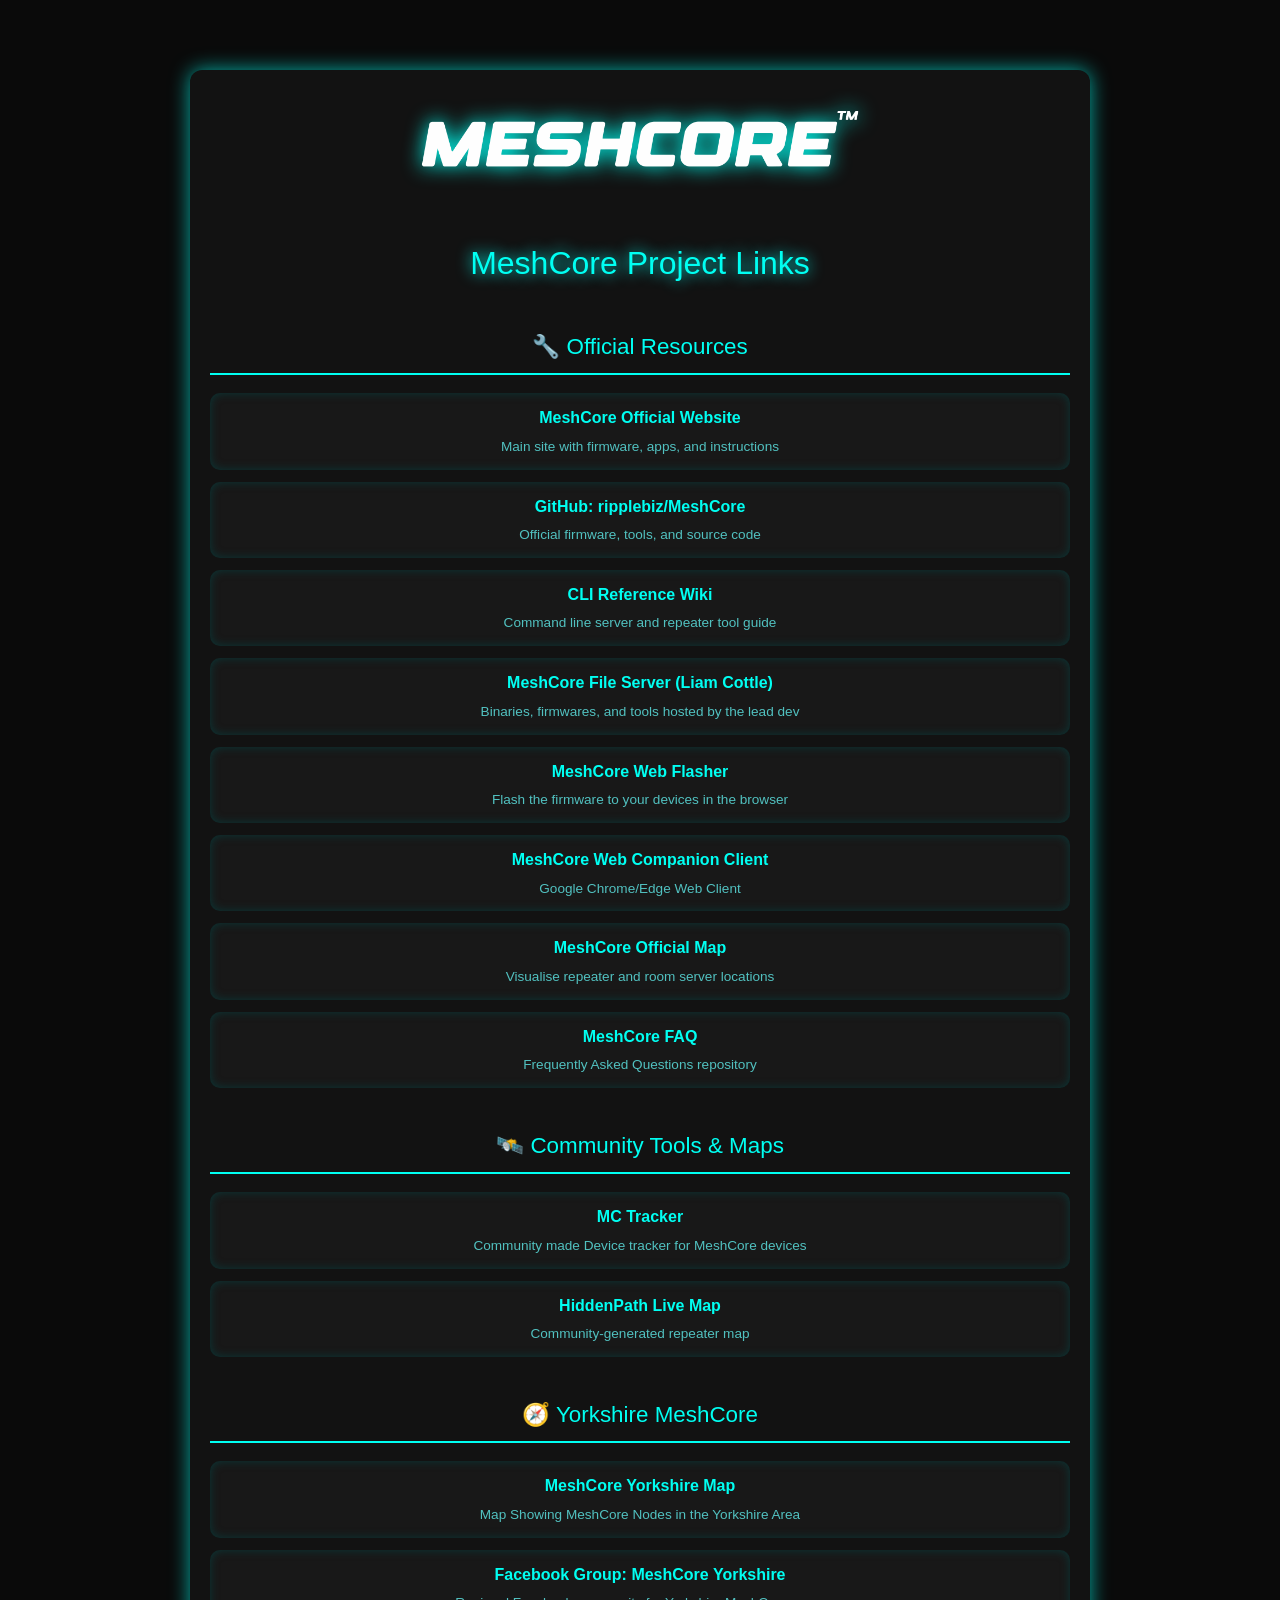
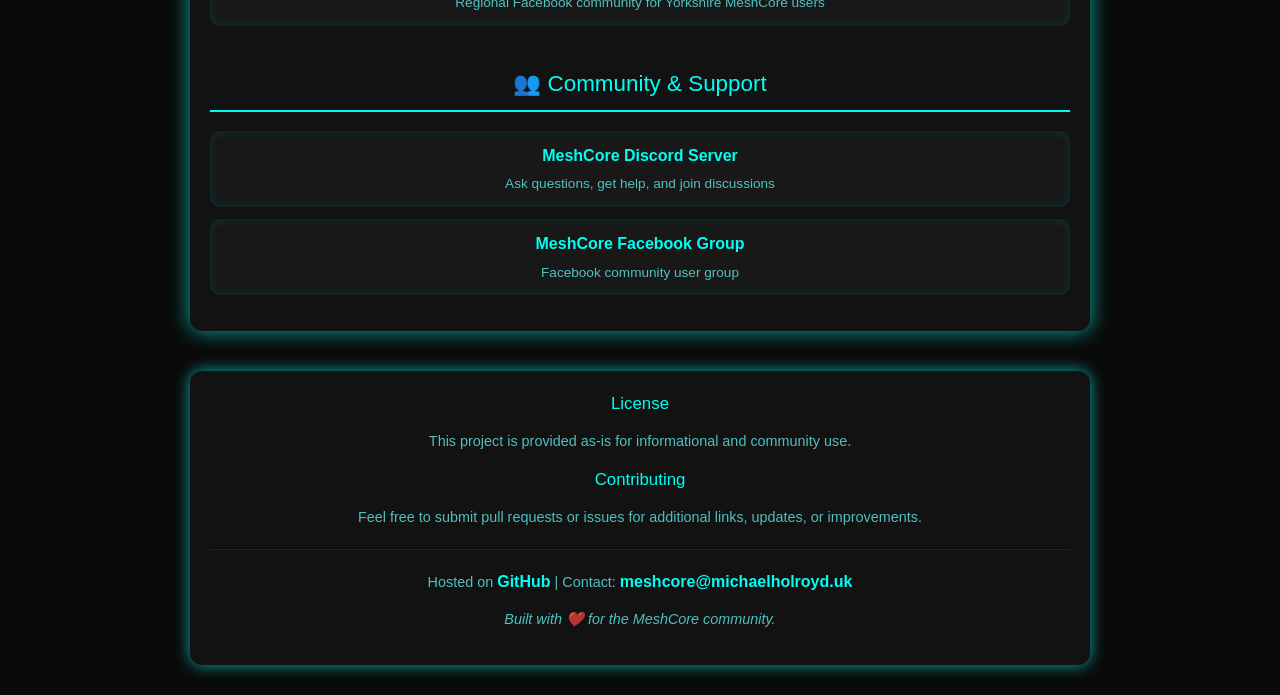
<file: links.html>
<!DOCTYPE html>
<html lang="en">
<head>
<meta charset="UTF-8" />
<meta name="viewport" content="width=device-width, initial-scale=1" />
<meta name="description" content="Official and community resources, tools, maps, and support links for the MeshCore project. Discover firmware, clients, FAQs, and regional MeshCore communities." />
<title>MeshCore Project Resources | Official Links & Community</title>
<style>
  *, *::before, *::after {
    box-sizing: border-box;
  }

  html, body {
    margin: 0;
    padding: 0;
    background: #0a0a0a;
    color: #00fff2;
    font-family: 'Roboto', sans-serif;
    line-height: 1.6;
    overflow-x: hidden;
  }

  @import url('https://fonts.googleapis.com/css2?family=Orbitron:wght@500&family=Roboto&display=swap');
  body {
    margin: 0;
    background: #0a0a0a;
    color: #00fff2;
    font-family: 'Roboto', sans-serif;
    display: flex;
    flex-direction: column;
    min-height: 100vh;
    padding: 40px 20px 20px;
    line-height: 1.6;
  }
  .container {
    max-width: 900px;
    width: 100%;
    margin: 30px auto 10px;
    padding: 20px;
    background: #121212;
    border-radius: 12px;
    box-shadow: 0 0 20px #00fff2aa;
    flex-grow: 1;
    text-align: center;
  }
  header {
    text-align: center;
    margin-bottom: 30px;
  }
  header img {
    max-height: 110px;
    max-width: 100%;
    height: auto;
    filter: drop-shadow(0 0 10px #00fff2);
  }
  h1 {
    font-family: 'Orbitron', sans-serif;
    font-weight: 500;
    font-size: 2.8rem;
    text-align: center;
    margin-bottom: 10px;
    color: #00fff2;
    text-shadow: 0 0 15px #00fff2;
  }
  h2 {
    font-family: 'Orbitron', sans-serif;
    font-weight: 500;
    font-size: 1.8rem;
    margin-top: 40px;
    border-bottom: 2px solid #00fff2;
    padding-bottom: 8px;
    color: #00fff2;
  }
  ul {
    list-style: none;
    padding-left: 0;
    margin-top: 15px;
  }
  li {
    background: #181818;
    margin: 12px 0;
    padding: 14px 20px;
    border-radius: 10px;
    box-shadow: inset 0 0 10px #004d4d99;
    overflow-x: auto;
    transition: box-shadow 0.3s ease;
  }
  li:hover, li:focus-within {
    box-shadow: 0 0 15px #00fff2aa;
    outline: none;
  }
  a {
    color: #00fff2;
    text-decoration: none;
    font-weight: 600;
    font-size: 1.15rem;
    transition: text-shadow 0.3s ease;
  }
  a:hover, a:focus {
    text-shadow: 0 0 10px #00fff2;
    text-decoration: underline;
    outline: none;
  }
  .desc {
    display: block;
    color: #66fffdbb;
    font-size: 0.95rem;
    margin-top: 5px;
    font-weight: 400;
  }
  footer {
    max-width: 900px;
    width: 100%;
    margin: 30px auto 10px;
    padding: 20px;
    background: #121212;
    border-radius: 12px;
    box-shadow: 0 0 15px #00fff2aa;
    color: #66fffdbb;
    font-size: 0.9rem;
    font-family: 'Roboto', sans-serif;
    line-height: 1.5;
    text-align: center;
  }
  footer h3 {
    font-family: 'Orbitron', sans-serif;
    font-weight: 500;
    color: #00fff2;
    margin-top: 0;
    margin-bottom: 12px;
  }
  footer a {
    color: #00fff2;
    text-decoration: none;
  }
  footer a:hover, footer a:focus {
    text-decoration: underline;
    outline: none;
  }
  @media (max-width: 600px) {
  .container, footer {
    max-width: 100%;
    width: auto;
    margin: 20px 10px;
    padding: 15px;
  }

  h1 {
    font-size: 2rem;
  }

  h2 {
    font-size: 1.4rem;
  }

  li {
    padding: 12px 15px;
    overflow-wrap: break-word;
    word-break: break-word;
  }

  a {
    word-break: break-word;
    overflow-wrap: break-word;
    font-size: 1rem;
  }

  .desc {
    font-size: 0.85rem;
  }
}

    .container, footer {
      padding: 20px;
    }
    h1 {
      font-size: 2rem;
    }
    h2 {
      font-size: 1.4rem;
    }
    li {
      padding: 12px 15px;
    }
    a {
      word-break: break-word;
      font-size: 1rem;
    }
    .desc {
      font-size: 0.85rem;
    }
  }
</style>
</head>
<body>
  <main class="container">
    <header>
      <img src="meshcore_logo.png" alt="MeshCore project logo" />
    </header>

    <h1>MeshCore Project Links</h1>

    <section aria-labelledby="official-resources">
      <h2 id="official-resources">🔧 Official Resources</h2>
      <ul>
        <li>
          <a href="https://meshcore.co.uk" target="_blank" rel="noopener noreferrer">MeshCore Official Website</a>
          <span class="desc">Main site with firmware, apps, and instructions</span>
        </li>
        <li>
          <a href="https://github.com/ripplebiz/MeshCore" target="_blank" rel="noopener noreferrer">GitHub: ripplebiz/MeshCore</a>
          <span class="desc">Official firmware, tools, and source code</span>
        </li>
        <li>
          <a href="https://github.com/ripplebiz/MeshCore/wiki/Repeater-&-Room-Server-CLI-Reference" target="_blank" rel="noopener noreferrer">CLI Reference Wiki</a>
          <span class="desc">Command line server and repeater tool guide</span>
        </li>
        <li>
          <a href="https://files.liamcottle.net/meshcore" target="_blank" rel="noopener noreferrer">MeshCore File Server (Liam Cottle)</a>
          <span class="desc">Binaries, firmwares, and tools hosted by the lead dev</span>
        </li>
        <li>
          <a href="https://flasher.meshcore.co.uk" target="_blank" rel="noopener noreferrer">MeshCore Web Flasher</a>
          <span class="desc">Flash the firmware to your devices in the browser</span>
        </li>
        <li>
          <a href="https://app.meshcore.nz/" target="_blank" rel="noopener noreferrer">MeshCore Web Companion Client</a>
          <span class="desc">Google Chrome/Edge Web Client</span>
        </li>
        <li>
          <a href="https://meshcore.co.uk/map.html" target="_blank" rel="noopener noreferrer">MeshCore Official Map</a>
          <span class="desc">Visualise repeater and room server locations</span>
        </li>
        <li>
          <a href="https://github.com/LitBomb/MeshCore-FAQ" target="_blank" rel="noopener noreferrer">MeshCore FAQ</a>
          <span class="desc">Frequently Asked Questions repository</span>
        </li>
      </ul>
    </section>

    <section aria-labelledby="community-tools-maps">
      <h2 id="community-tools-maps">🛰️ Community Tools & Maps</h2>
      <ul>
        <li>
          <a href="https://mctracker.rightup.uk" target="_blank" rel="noopener noreferrer">MC Tracker</a>
          <span class="desc">Community made Device tracker for MeshCore devices</span>
        </li>
        <li>
          <a href="https://map.hiddenpath.network" target="_blank" rel="noopener noreferrer">HiddenPath Live Map</a>
          <span class="desc">Community-generated repeater map</span>
        </li>
      </ul>
    </section>

    <section aria-labelledby="yorkshire-meshcore">
      <h2 id="yorkshire-meshcore">🧭 Yorkshire MeshCore</h2>
      <ul>
        <li>
          <a href="https://meshcorelinks.michaelholroyd.uk/YM-Map.html" target="_blank" rel="noopener noreferrer">MeshCore Yorkshire Map</a>
          <span class="desc">Map Showing MeshCore Nodes in the Yorkshire Area</span>
        </li>
        <li>
          <a href="https://www.facebook.com/groups/1345606723386562" target="_blank" rel="noopener noreferrer">Facebook Group: MeshCore Yorkshire</a>
          <span class="desc">Regional Facebook community for Yorkshire MeshCore users</span>
        </li>
      </ul>
    </section>

    <section aria-labelledby="community-support">
      <h2 id="community-support">👥 Community & Support</h2>
      <ul>
        <li>
          <a href="https://discord.com/invite/ZVH2ujy9ex" target="_blank" rel="noopener noreferrer">MeshCore Discord Server</a>
          <span class="desc">Ask questions, get help, and join discussions</span>
        </li>
        <li>
          <a href="https://www.facebook.com/groups/meshcore" target="_blank" rel="noopener noreferrer">MeshCore Facebook Group</a>
          <span class="desc">Facebook community user group</span>
        </li>
      </ul>
    </section>
  </main>

  <footer role="contentinfo">
    <h3>License</h3>
    <p>This project is provided as-is for informational and community use.</p>

    <h3>Contributing</h3>
    <p>Feel free to submit pull requests or issues for additional links, updates, or improvements.</p>

    <hr style="border-color: #004d4d88; margin: 20px 0;" />

    <p>
      Hosted on
      <a href="https://github.com/MichaelMeshBrad/MeshLinks" target="_blank" rel="noopener noreferrer">GitHub</a> |
      Contact: <a href="mailto:meshcore@michaelholroyd.uk">meshcore@michaelholroyd.uk</a>
    </p>

    <p style="margin-top: 15px; font-style: italic;">Built with ❤️ for the MeshCore community.</p>
  </footer>
</body>
</html>
</file>
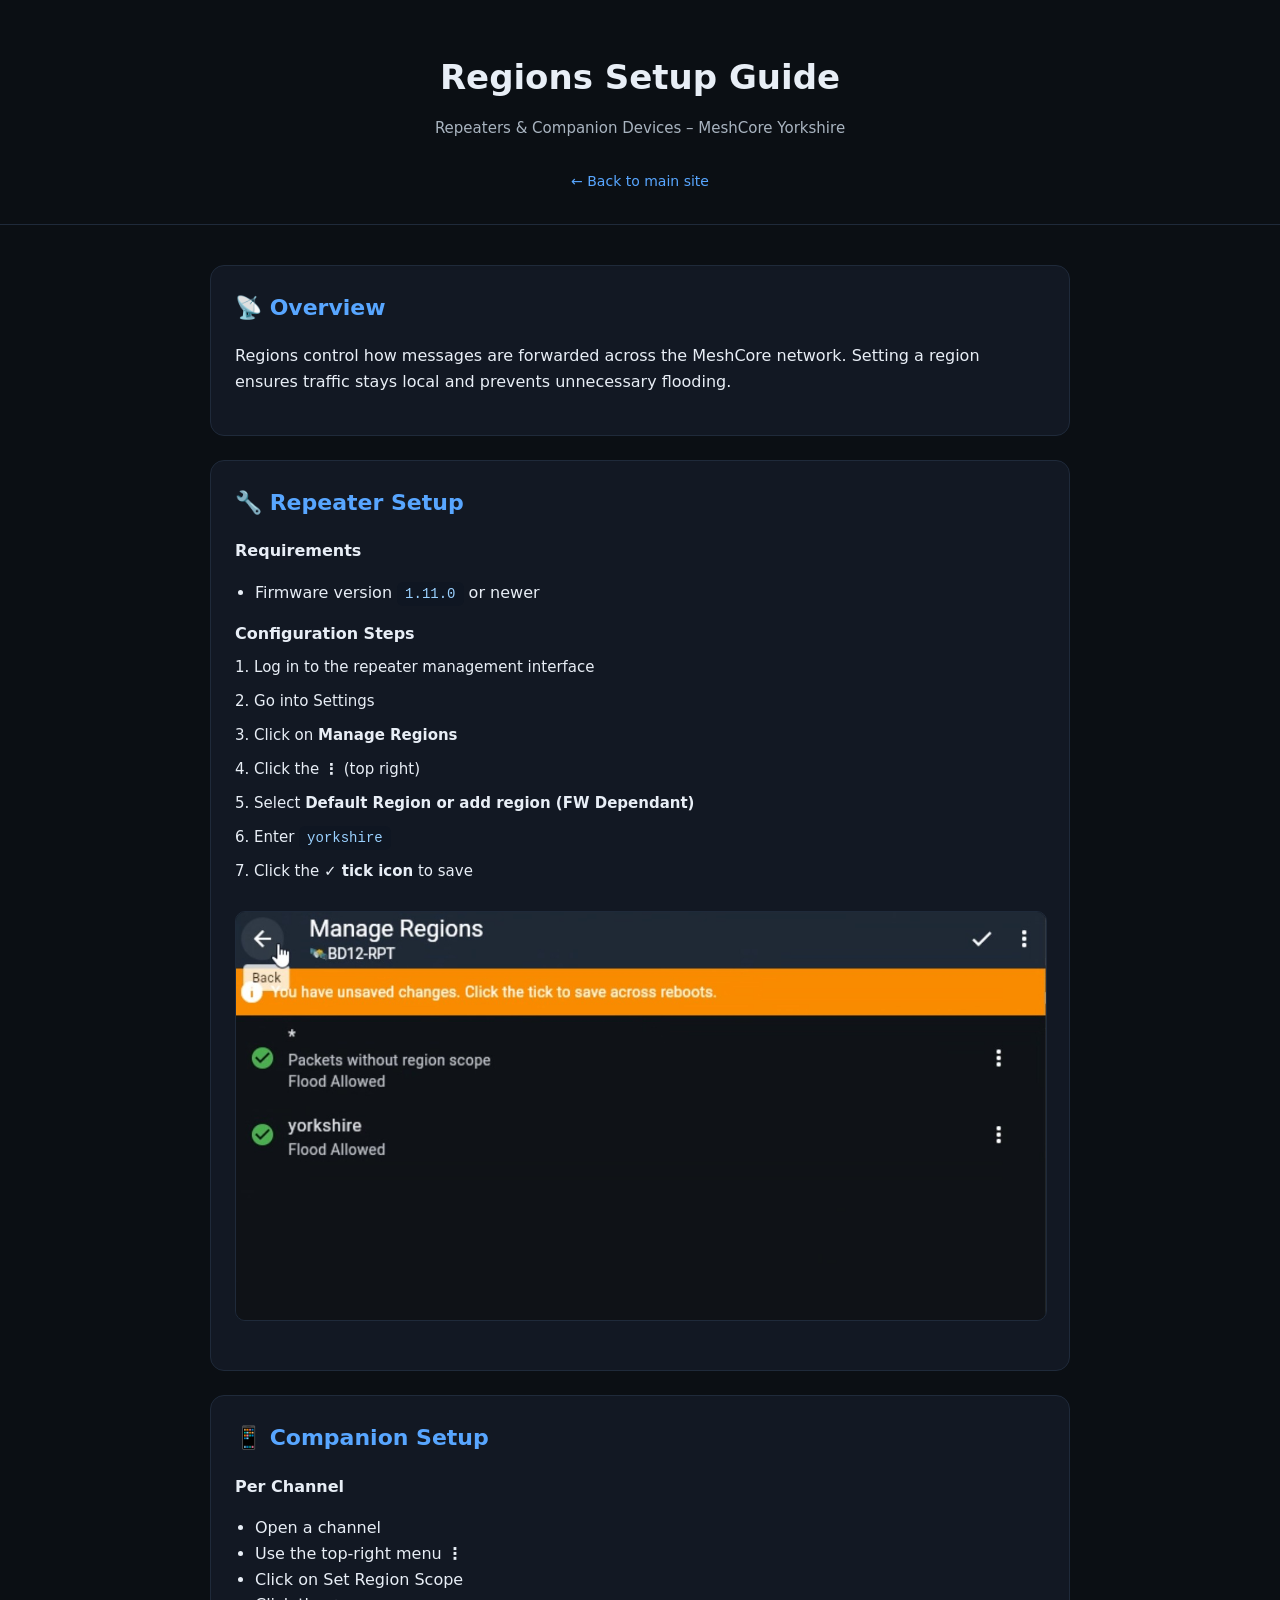
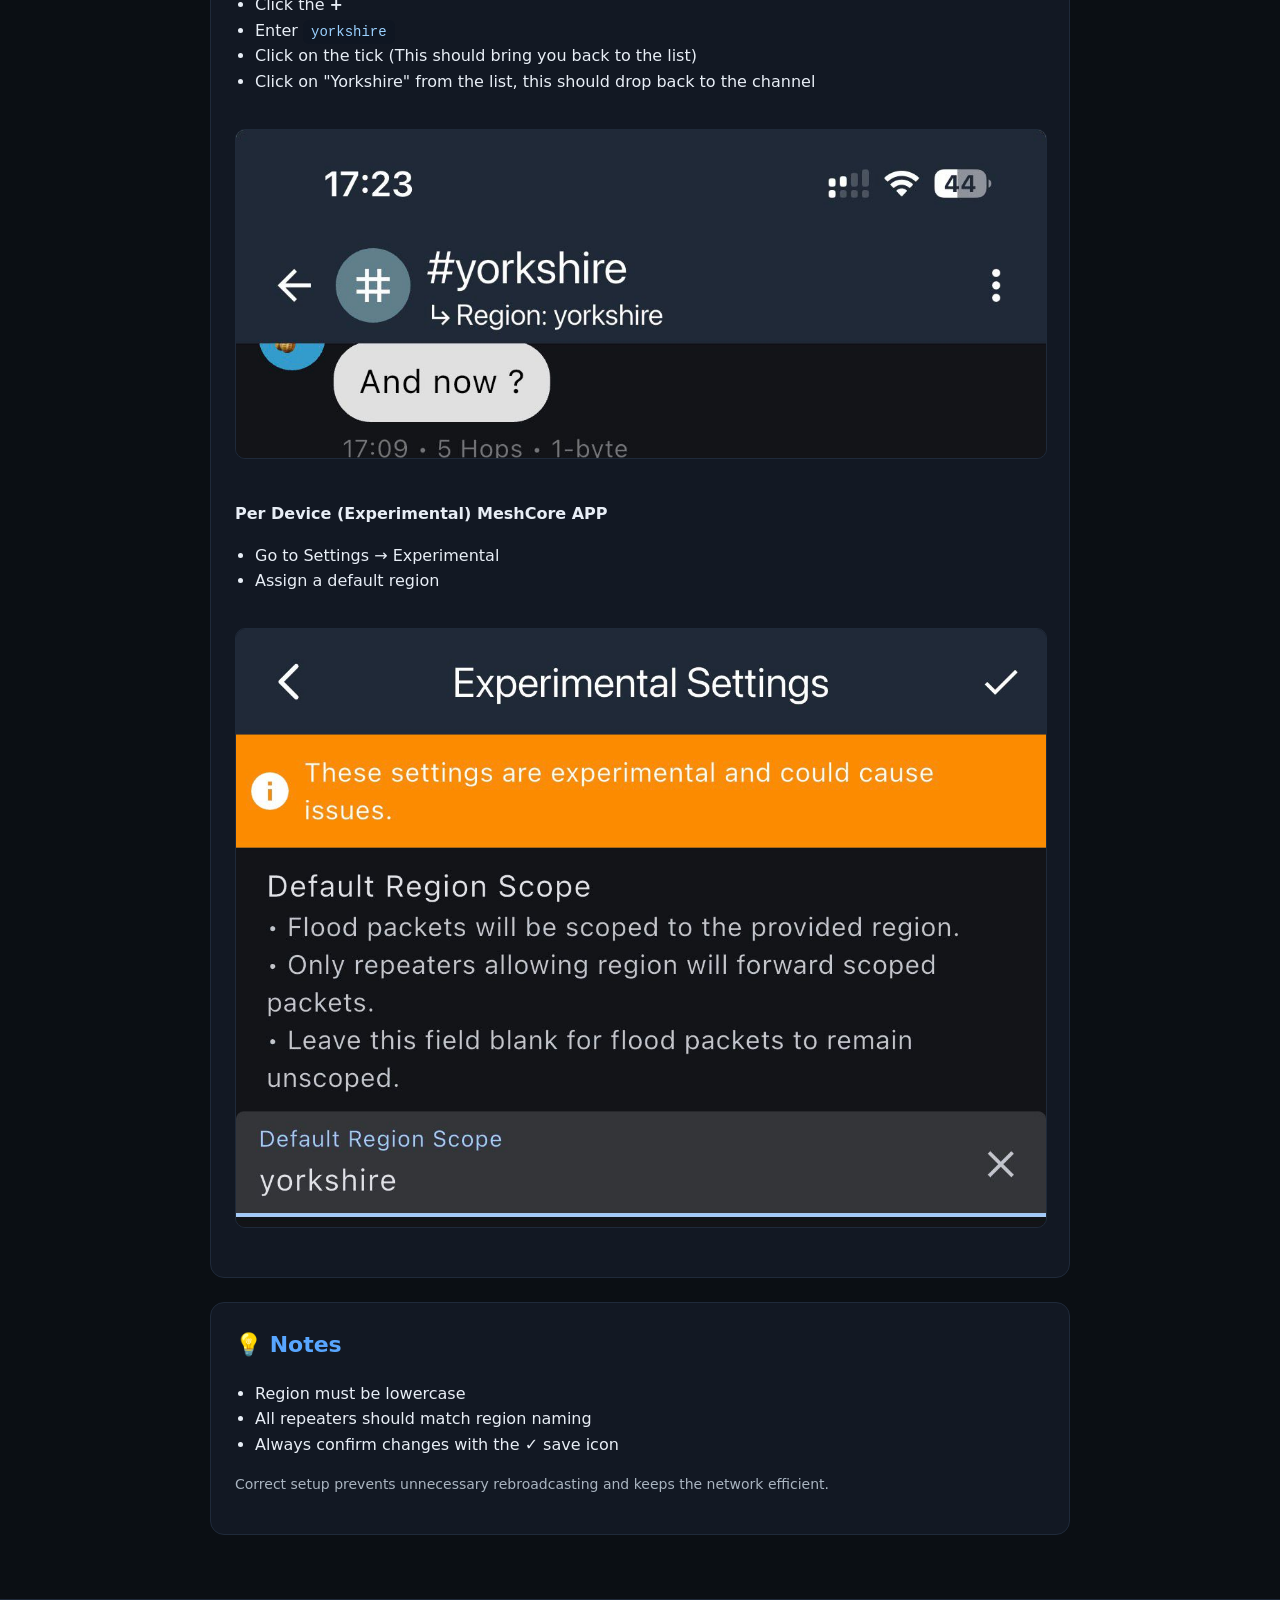
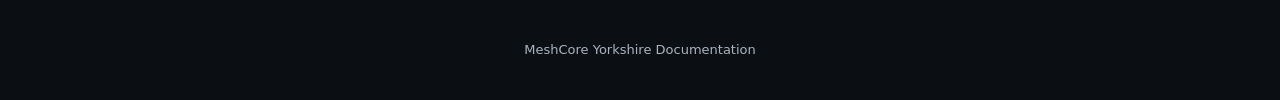
<file: regions.html>
<!DOCTYPE html>
<html lang="en">
<head>
  <meta charset="UTF-8" />
  <meta name="viewport" content="width=device-width, initial-scale=1.0" />
  <title>MeshCore Yorkshire – Regions Setup Guide</title>
  <style>
    :root {
      --bg: #0b0f14;
      --card: #121823;
      --text: #e8eef6;
      --muted: #a9b4c0;
      --accent: #58a6ff;
      --border: #1f2a3a;
    }

    body {
      margin: 0;
      font-family: system-ui, -apple-system, Segoe UI, Roboto, Arial, sans-serif;
      background: var(--bg);
      color: var(--text);
      line-height: 1.6;
    }

    header {
      padding: 50px 20px 30px;
      text-align: center;
      border-bottom: 1px solid var(--border);
    }

    header h1 {
      margin: 0;
      font-size: 34px;
      font-weight: 600;
    }

    header p {
      color: var(--muted);
      margin-top: 12px;
      font-size: 15px;
    }

    .home-link {
      display: inline-block;
      margin-top: 15px;
      color: var(--accent);
      text-decoration: none;
      font-size: 14px;
    }

    .container {
      max-width: 860px;
      margin: auto;
      padding: 40px 20px;
    }

    .card {
      background: var(--card);
      border: 1px solid var(--border);
      border-radius: 14px;
      padding: 24px;
      margin-bottom: 24px;
    }

    h2 {
      color: var(--accent);
      margin-top: 0;
      font-size: 22px;
    }

    h3 {
      margin-bottom: 8px;
      font-size: 16px;
    }

    code {
      background: #0f1622;
      padding: 4px 8px;
      border-radius: 6px;
      color: #9ad1ff;
      font-size: 14px;
    }

    ul {
      padding-left: 20px;
    }

    .step {
      margin-bottom: 10px;
      font-size: 15px;
    }

    .image {
      width: 100%;
      border-radius: 10px;
      margin: 18px 0;
      border: 1px solid var(--border);
    }

    .image-placeholder {
      width: 100%;
      height: 260px;
      background: #0f1622;
      border: 1px dashed #2a3a52;
      border-radius: 10px;
      display: flex;
      align-items: center;
      justify-content: center;
      color: var(--muted);
      margin: 18px 0;
      font-size: 14px;
    }

    .note {
      color: var(--muted);
      font-size: 14px;
      margin-top: 10px;
    }

    footer {
      text-align: center;
      padding: 40px 20px;
      color: var(--muted);
      font-size: 13px;
      border-top: 1px solid var(--border);
    }
  </style>
</head>
<body>

<header>
  <h1>Regions Setup Guide</h1>
  <p>Repeaters & Companion Devices – MeshCore Yorkshire</p>
  <a class="home-link" href="https://meshcoreyorkshire.uk/">← Back to main site</a>
</header>

<div class="container">

  <div class="card">
    <h2>📡 Overview</h2>
    <p>
      Regions control how messages are forwarded across the MeshCore network.
      Setting a region ensures traffic stays local and prevents unnecessary flooding.
    </p>
  </div>

  <div class="card">
    <h2>🔧 Repeater Setup</h2>

    <h3>Requirements</h3>
    <ul>
      <li>Firmware version <code>1.11.0</code> or newer</li>
    </ul>

    <h3>Configuration Steps</h3>

    <div class="step">1. Log in to the repeater management interface</div>
    <div class="step">2. Go into Settings</div>
    <div class="step">3. Click on <b>Manage Regions</b></div>
    <div class="step">4. Click the <b>⋮</b> (top right)</div>
    <div class="step">5. Select <b>Default Region or add region (FW Dependant)</b></div>
    <div class="step">6. Enter <code>yorkshire</code></div>
    <div class="step">7. Click the <b>✓ tick icon</b> to save</div>

    <img class="image" src="assets/rptregion.jpeg" alt="Repeater region setup and save tick" />

  </div>

  <div class="card">
    <h2>📱 Companion Setup</h2>

    <h3>Per Channel</h3>
    <ul>
      <li>Open a channel</li>
      <li>Use the top-right menu <b>⋮</b></li>
      <li>Click on Set Region Scope</li>
      <li>Click the <b>+</b></li>
      <li>Enter <code>yorkshire</code></li>
      <li>Click on the tick (This should bring you back to the list)</li>
      <li>Click on "Yorkshire" from the list, this should drop back to the channel</li>
    </ul>
    <img class="image" src="assets/compregion.jpeg" alt="Companion region configuration" />

    <h3>Per Device (Experimental) MeshCore APP</h3>
    <ul>
      <li>Go to Settings → Experimental</li>
      <li>Assign a default region</li>
    </ul>

    <img class="image" src="assets/compdefault.jpeg" alt="Companion region configuration" />

  </div>

  <div class="card">
    <h2>💡 Notes</h2>
    <ul>
      <li>Region must be lowercase</li>
      <li>All repeaters should match region naming</li>
      <li>Always confirm changes with the ✓ save icon</li>
    </ul>
    <p class="note">
      Correct setup prevents unnecessary rebroadcasting and keeps the network efficient.
    </p>
  </div>

</div>

<footer>
  MeshCore Yorkshire Documentation
</footer>

</body>
</html>
</file>
